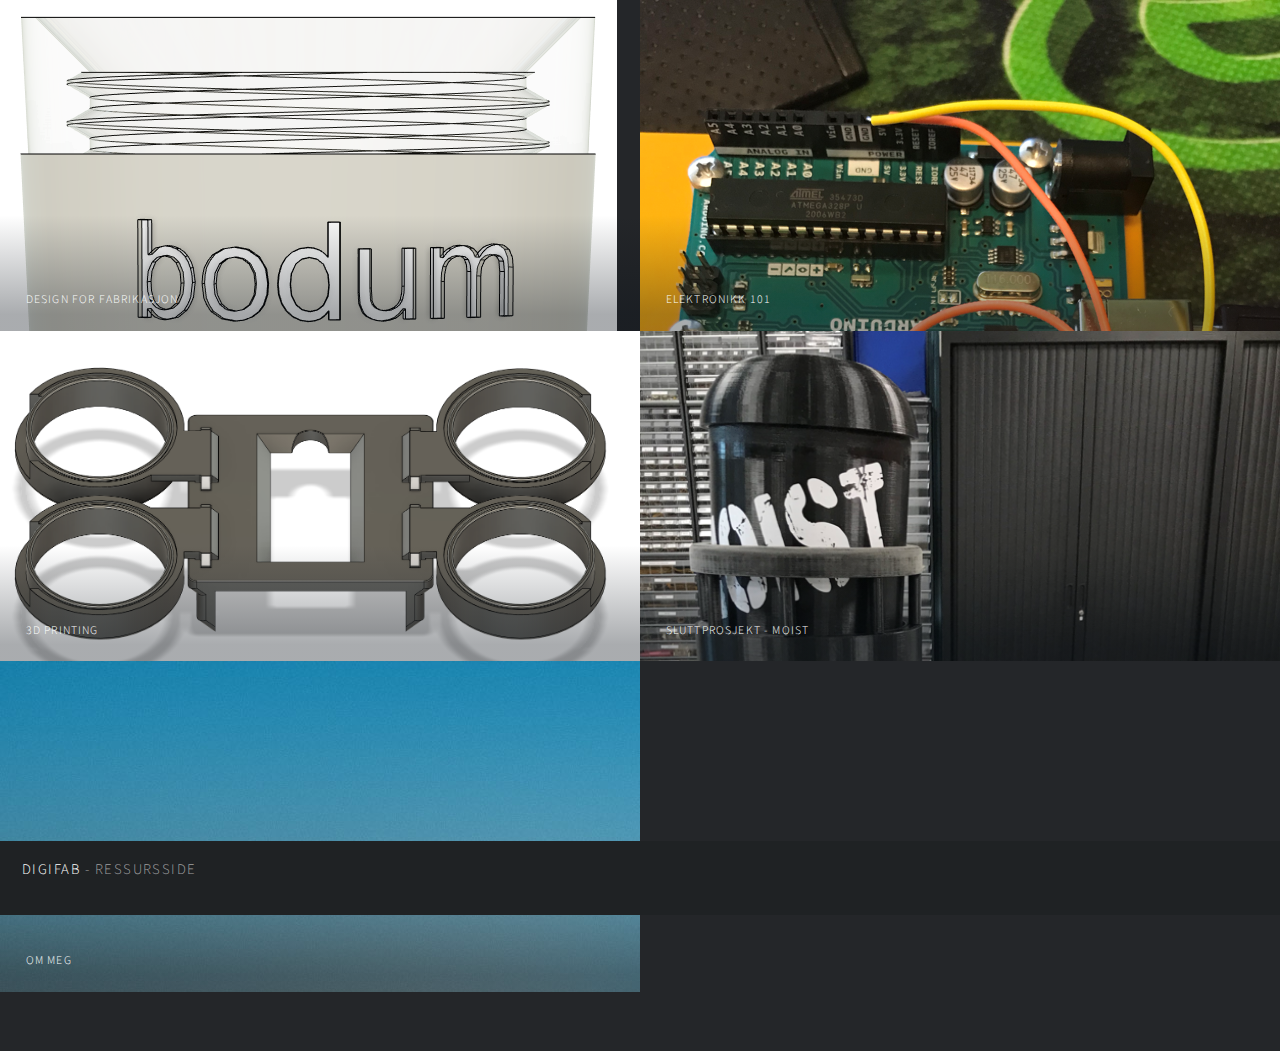
<file: docs/index.html>
<!DOCTYPE html>
<!--
	Multiverse by HTML5 UP
	html5up.net | @ajlkn
	Free for personal and commercial use under the CCA 3.0 license (html5up.net/license)
-->
<html>
  <head>
    <title>DigiFab - Ressursside</title>
    <meta charset="utf-8" />
    <meta
      name="viewport"
      content="width=device-width, initial-scale=1, user-scalable=no"
    />
    <link rel="stylesheet" href="assets/css/main.css" />
    <noscript
      ><link rel="stylesheet" href="assets/css/noscript.css"
    /></noscript>
  </head>
  <body class="is-preload">
    <!-- Wrapper -->
    <div id="wrapper">
      <!-- Header -->
      <header id="header">
        <h1>
          <a href="index.html"><strong>DigiFab</strong> - Ressursside</a>
        </h1>
      </header>
      <div id="main">
        <article class="thumb">
          <a href="design_for_fabrikasjon.html"
            ><img src="Bilder/Bodum Kaffekopp front.png" alt="Bodum Kaffekopp"
          /></a>
          <h2>Design for fabrikasjon</h2>
        </article>
        <article class="thumb">
          <a href="elektronikk_101.html"
            ><img src="Bilder/grøntgultgultrødtlys.png" alt="Lys"
          /></a>
          <h2>Elektronikk 101</h2>
        </article>
        <article class="thumb">
          <a href="3D printing.html"
            ><img class="indexPictures" src="Bilder/KaffeAssembly.png" alt=""
          /></a>
          <h2>3D printing</h2>
        </article>
        <article class="thumb">
          <a href="sluttprosjekt.html">
            <img class="indexPictures" src="Bilder/Moist.png" alt="" /></a>
          <h2>Sluttprosjekt - Moist</h2>
        </article>
        <article class="thumb">
          <a href="om_meg.html"><img src="images/fulls/09.jpg" alt="" /></a>
          <h2>Om Meg</h2>
        </article>
      </div>
    </div>
    <!-- Scripts -->
    <script src="assets/js/jquery.min.js"></script>
    <script src="assets/js/jquery.poptrox.min.js"></script>
    <script src="assets/js/browser.min.js"></script>
    <script src="assets/js/breakpoints.min.js"></script>
    <script src="assets/js/util.js"></script>
    <script src="assets/js/main.js"></script>
  </body>
</html>
</file>
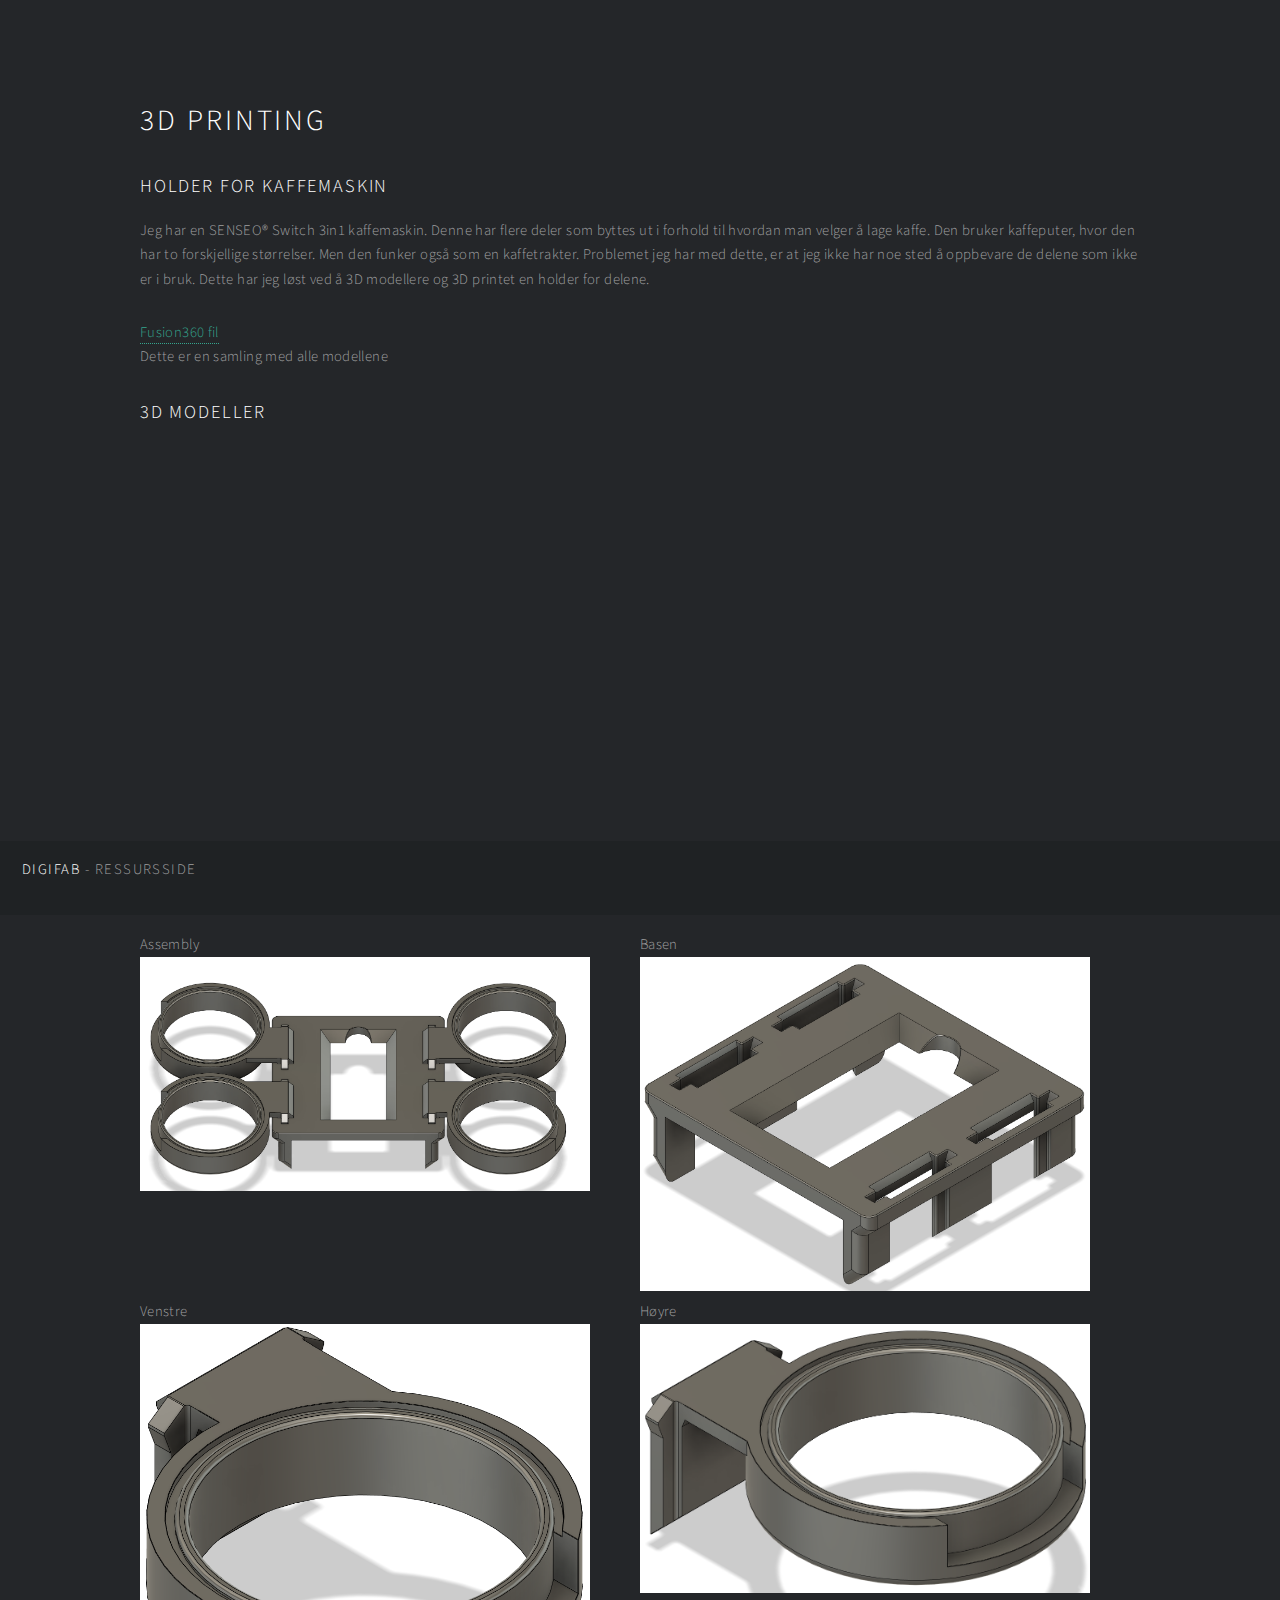
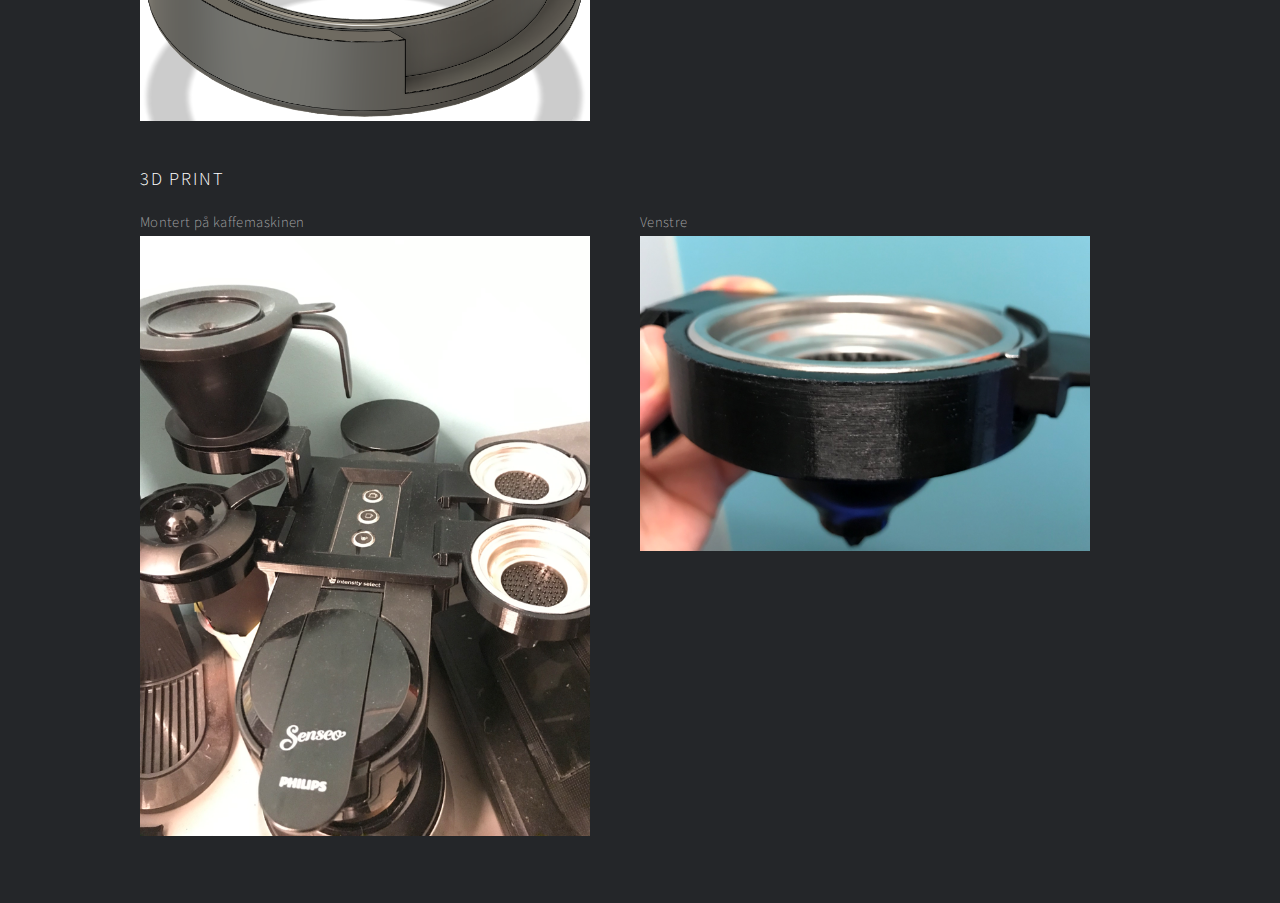
<file: docs/3D printing.html>
<!DOCTYPE html>
<html>
  <head>
    <title>DigiFab - 3D printing</title>
    <meta charset="utf-8" />
    <meta
      name="viewport"
      content="width=device-width, initial-scale=1, user-scalable=no"
    />
    <link rel="stylesheet" href="assets/css/main.css" />
    <noscript
      ><link rel="stylesheet" href="assets/css/noscript.css"
    /></noscript>
  </head>
  <body class="is-preload">
    <!-- Wrapper -->
    <div id="wrapper">
      <!-- Header -->
      <header id="header">
        <h1>
          <a href="index.html"><strong>DigiFab</strong> - Ressursside</a>
        </h1>
      </header>
      <div id="main">
        <div class="generic">
          <h1>3D printing</h1>
          <h2>Holder for kaffemaskin</h2>
          <p>Jeg har en SENSEO® Switch 3in1 kaffemaskin. Denne har flere deler som byttes ut i forhold til hvordan man velger å lage kaffe. Den bruker kaffeputer, hvor den har to forskjellige størrelser. Men den funker også som en kaffetrakter. Problemet jeg har med dette, er at jeg ikke har noe sted å oppbevare de delene som ikke er i bruk. Dette har jeg løst ved å 3D modellere og 3D printet en holder for delene.</p>

          <a href="https://github.com/JoakimAa/DigiFab/tree/master/Oppgave%205%20-%203D%20printing/files">Fusion360 fil</a>
          <p>Dette er en samling med alle modellene</p>
         
          <h2>3D Modeller</h2>
          <iframe src="https://a360.co/3ETjaRl" width="640" height="480" allowfullscreen="true" webkitallowfullscreen="true" mozallowfullscreen="true"  frameborder="0"></iframe>
          <div class="pictureFlex">
            <figure class="halfPicture">
              <figcaption>Assembly</figcaption>
              <img
              class="kaffeModel"
              src="Bilder/KaffeAssembly.png"
              alt="KaffeAssembly"
              />
            </figure>
            <figure class="halfPicture">
              <figcaption>Basen</figcaption>
              <img
              class="kaffeModel"
              src="Bilder/KaffeBase.png"
              alt=""
              />
            </figure>
            <figure class="halfPicture">
              <figcaption>Venstre</figcaption>
              <img
              class="kaffeModel"
              src="Bilder/KaffePadLeft.png"
            alt=""
            />
            </figure>
            <figure class="halfPicture">
              <figcaption>Høyre</figcaption>
              <img
              class="kaffeModel"
              src="Bilder/KaffePadRight.png"
              alt=""
              />
            </figure>
          </div>
          <h2 class="spacer">3D print</h2>
          <div class="pictureFlex">
            <figure class="halfPicture">
              <figcaption>Montert på kaffemaskinen</figcaption>
              <img
              class="kaffeModel"
              src="Bilder/KaffeMaskin.png"
              alt="KaffeMaskin"
              />
            </figure>
            <figure class="halfPicture">
              <figcaption>Venstre</figcaption>
              <img
              class="kaffeModel"
              src="Bilder/KaffePadLeftImage.png"
            alt=""
            />
            </figure>
          </div>
        </div>
      </div>
    </div>
    <!-- Scripts -->
    <script src="assets/js/jquery.min.js"></script>
    <script src="assets/js/jquery.poptrox.min.js"></script>
    <script src="assets/js/browser.min.js"></script>
    <script src="assets/js/breakpoints.min.js"></script>
    <script src="assets/js/util.js"></script>
    <script src="assets/js/main.js"></script>
  </body>
</html>
</file>
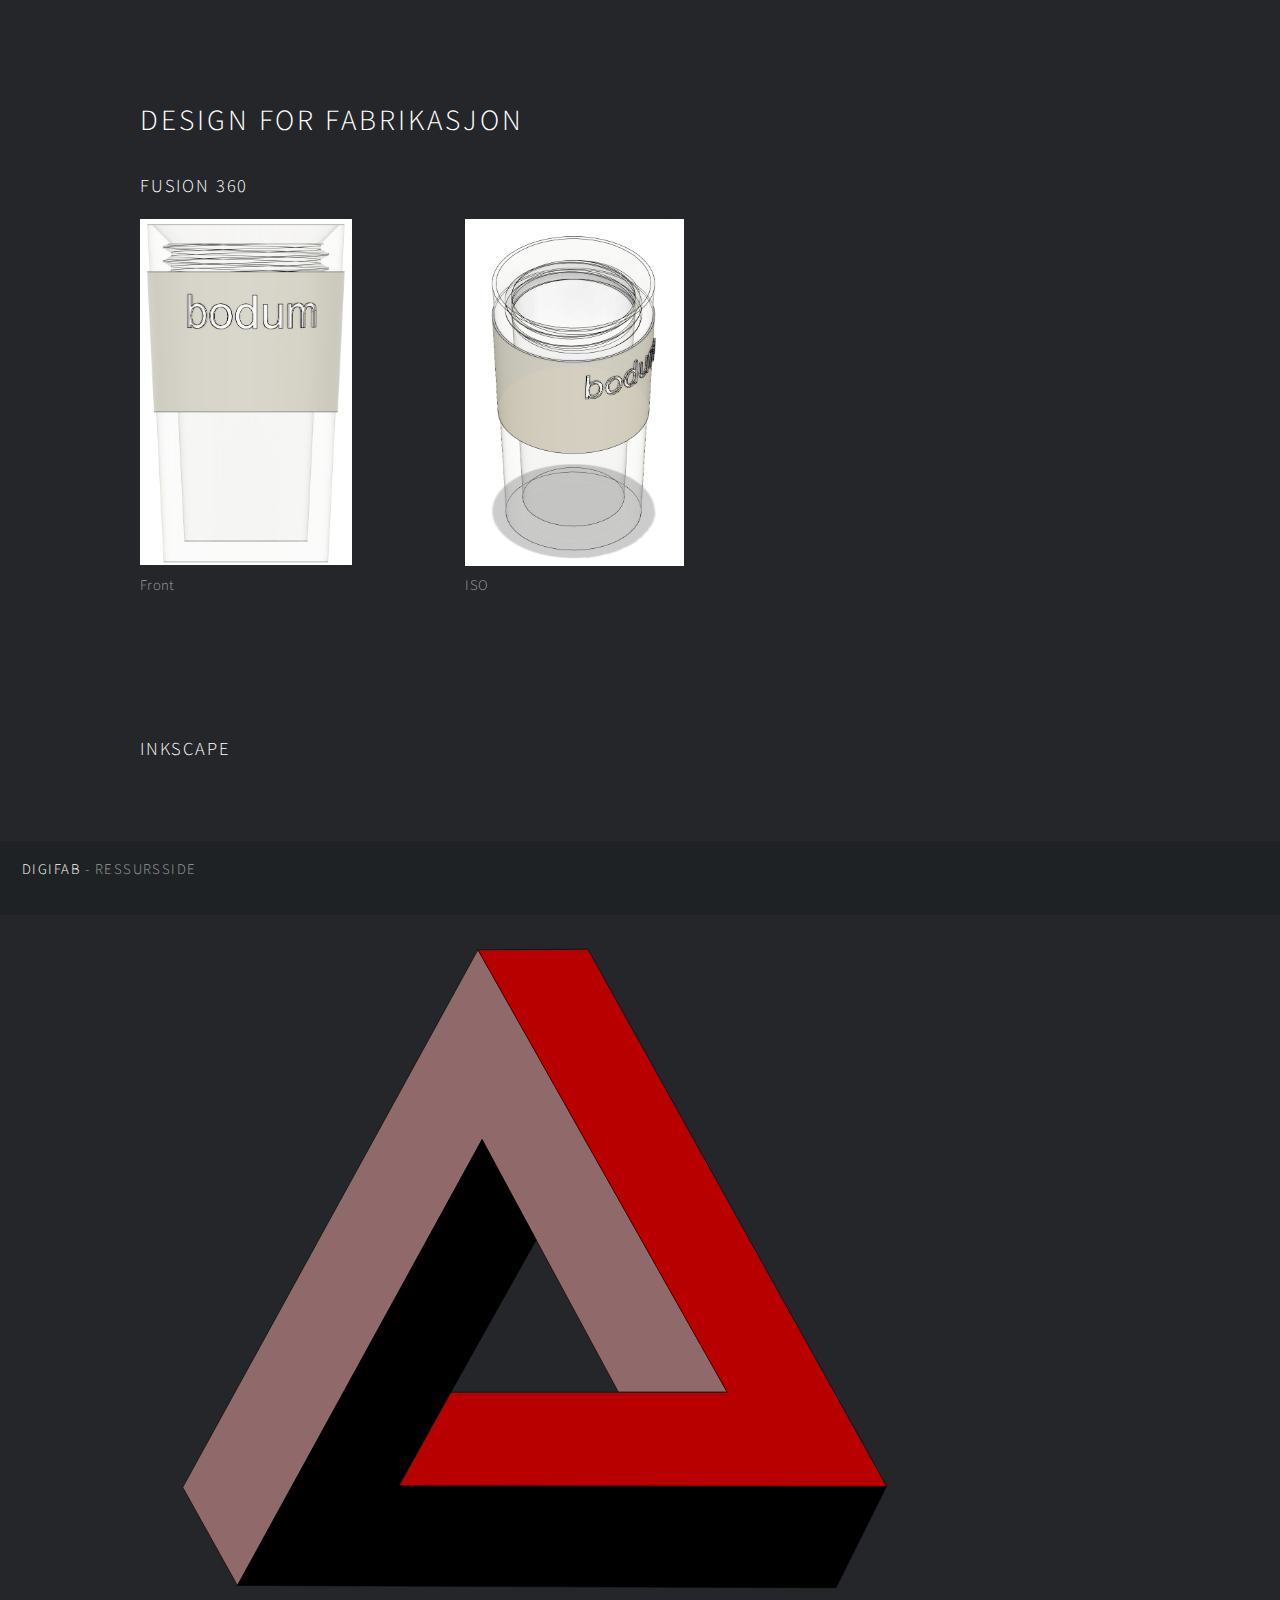
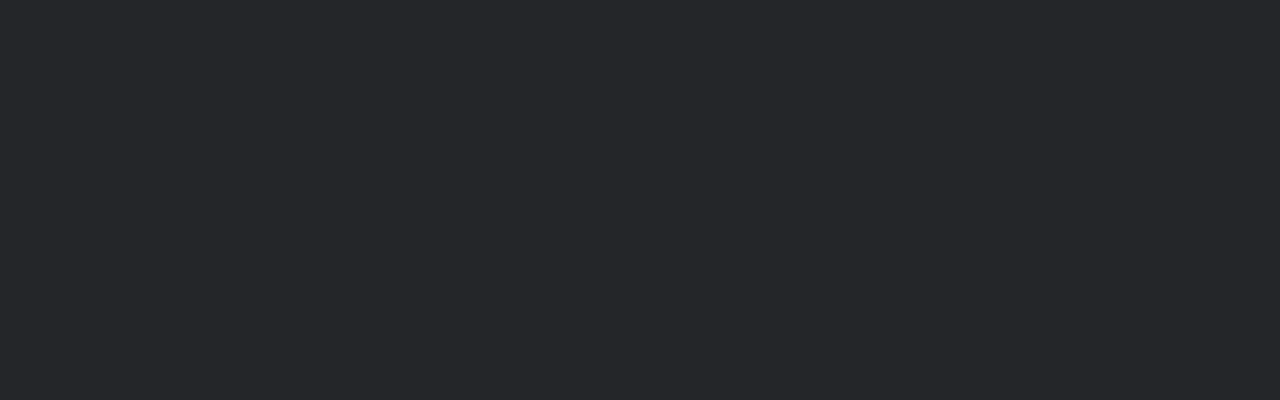
<file: docs/design_for_fabrikasjon.html>
<!DOCTYPE html>
<html>
  <head>
    <title>DigiFab - Design for fabrikasjon</title>
    <meta charset="utf-8" />
    <meta
      name="viewport"
      content="width=device-width, initial-scale=1, user-scalable=no"
    />
    <link rel="stylesheet" href="assets/css/main.css" />
    <noscript
      ><link rel="stylesheet" href="assets/css/noscript.css"
    /></noscript>
  </head>
  <body class="is-preload">
    <!-- Wrapper -->
    <div id="wrapper">
      <!-- Header -->
      <header id="header">
        <h1>
          <a href="index.html"><strong>DigiFab</strong> - Ressursside</a>
        </h1>
      </header>
      <div id="main">
        <div class="generic">
          <h1>Design for fabrikasjon</h1>
          <h2>Fusion 360</h2>
          <div id="fusion360Img">
            <figure>
              <img
                class="fusion360"
                src="Bilder/Bodum Kaffekopp front.png"
                alt="Modell av Bodum Kaffekopp front"
              />
              <figcaption>Front</figcaption>
            </figure>
            <figure>
              <img
                class="fusion360"
                src="Bilder/Bodum Kaffekopp ISO.png"
                alt="Modell av Bodum Kaffekopp i ISO"
              />
              <figcaption>ISO</figcaption>
            </figure>
            <iframe src="https://myhub.autodesk360.com/ue2cefe3a/shares/public/SH56a43QTfd62c1cd96879ed3a2de70a360f?mode=embed" width="640" height="480" allowfullscreen="true" webkitallowfullscreen="true" mozallowfullscreen="true"  frameborder="0"></iframe>
          </div>
          <h2 class="spacer">Inkscape</h2>
          <figure>
            <img src="Bilder/triangel.svg" alt="Bilde av et penrose triangel" />
          </figure>
          <p></p>
        </div>
      </div>
    </div>
    <!-- Scripts -->
    <script src="assets/js/jquery.min.js"></script>
    <script src="assets/js/jquery.poptrox.min.js"></script>
    <script src="assets/js/browser.min.js"></script>
    <script src="assets/js/breakpoints.min.js"></script>
    <script src="assets/js/util.js"></script>
    <script src="assets/js/main.js"></script>
  </body>
</html>
</file>
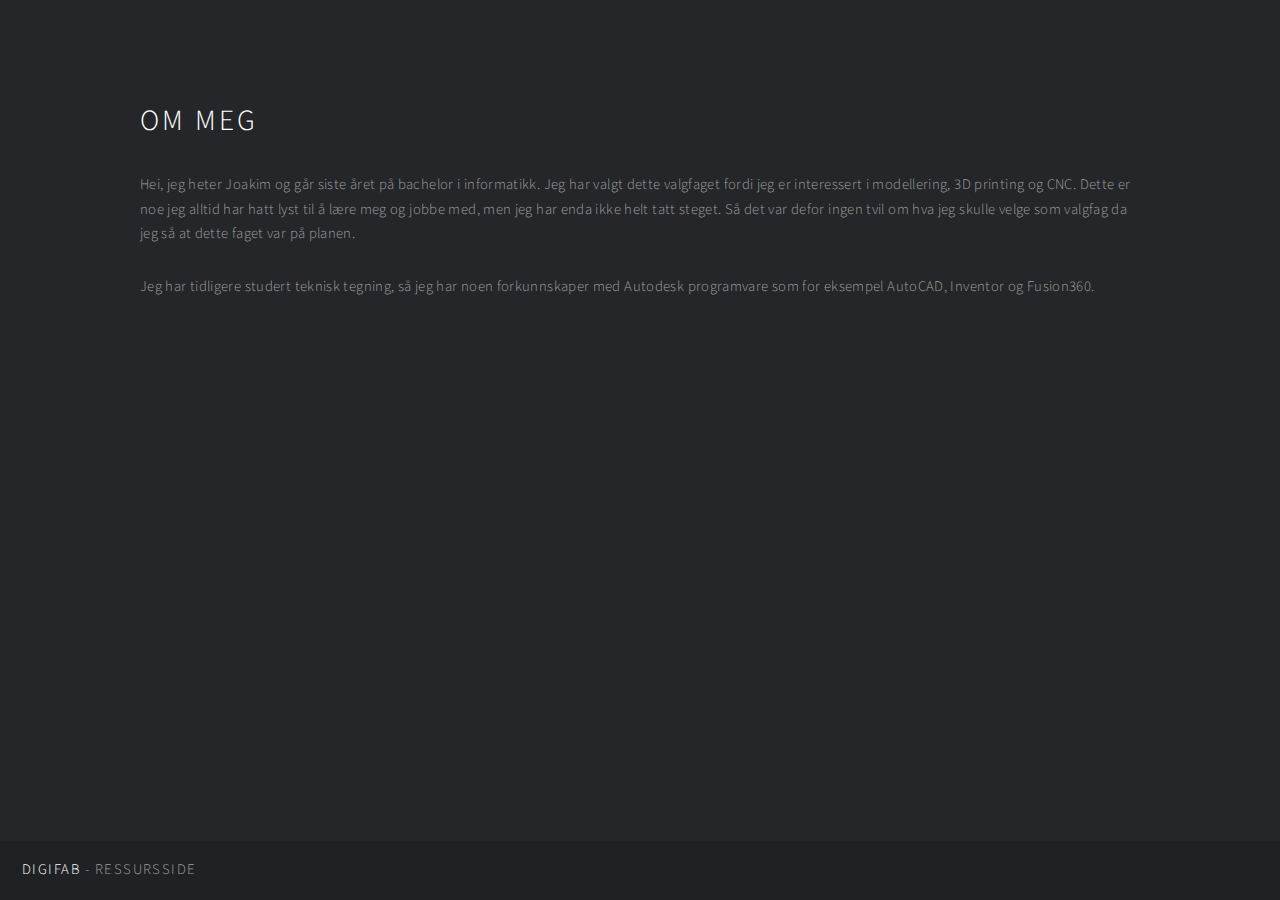
<file: docs/om_meg.html>
<!DOCTYPE HTML>
<!--
	Multiverse by HTML5 UP
	html5up.net | @ajlkn
	Free for personal and commercial use under the CCA 3.0 license (html5up.net/license)
-->
<html>
	<head>
		<title>DigiFab - Ressursside</title>
		<meta charset="utf-8" />
		<meta name="viewport" content="width=device-width, initial-scale=1, user-scalable=no" />
		<link rel="stylesheet" href="assets/css/main.css" />
		<noscript><link rel="stylesheet" href="assets/css/noscript.css" /></noscript>
	</head>
	<body class="is-preload">
        <!-- Wrapper -->
        <div id="wrapper">
            <!-- Header -->
            <header id="header">
                <h1><a href="index.html"><strong>DigiFab</strong> - Ressursside</a></h1>
            </header>
            <div id="main">
                <div class="generic">
                    <h1>Om meg</h1>
                    <p>
                        Hei, jeg heter Joakim og går siste året på bachelor i informatikk. Jeg har valgt dette valgfaget fordi jeg er interessert i modellering, 3D printing og CNC. Dette er noe jeg alltid har hatt lyst til å lære meg og jobbe med, men jeg har enda ikke helt tatt steget. Så det var defor ingen tvil om hva jeg skulle velge som valgfag da jeg så at dette faget var på planen.
                    </p>
                    <p>
                        Jeg har tidligere studert teknisk tegning, så jeg har noen forkunnskaper med Autodesk programvare som for eksempel AutoCAD, Inventor og Fusion360.
                    </p>
                </div>
            </div>
        </div>
        <!-- Scripts -->
        <script src="assets/js/jquery.min.js"></script>
        <script src="assets/js/jquery.poptrox.min.js"></script>
        <script src="assets/js/browser.min.js"></script>
        <script src="assets/js/breakpoints.min.js"></script>
        <script src="assets/js/util.js"></script>
        <script src="assets/js/main.js"></script>
	</body>
</html>
</file>
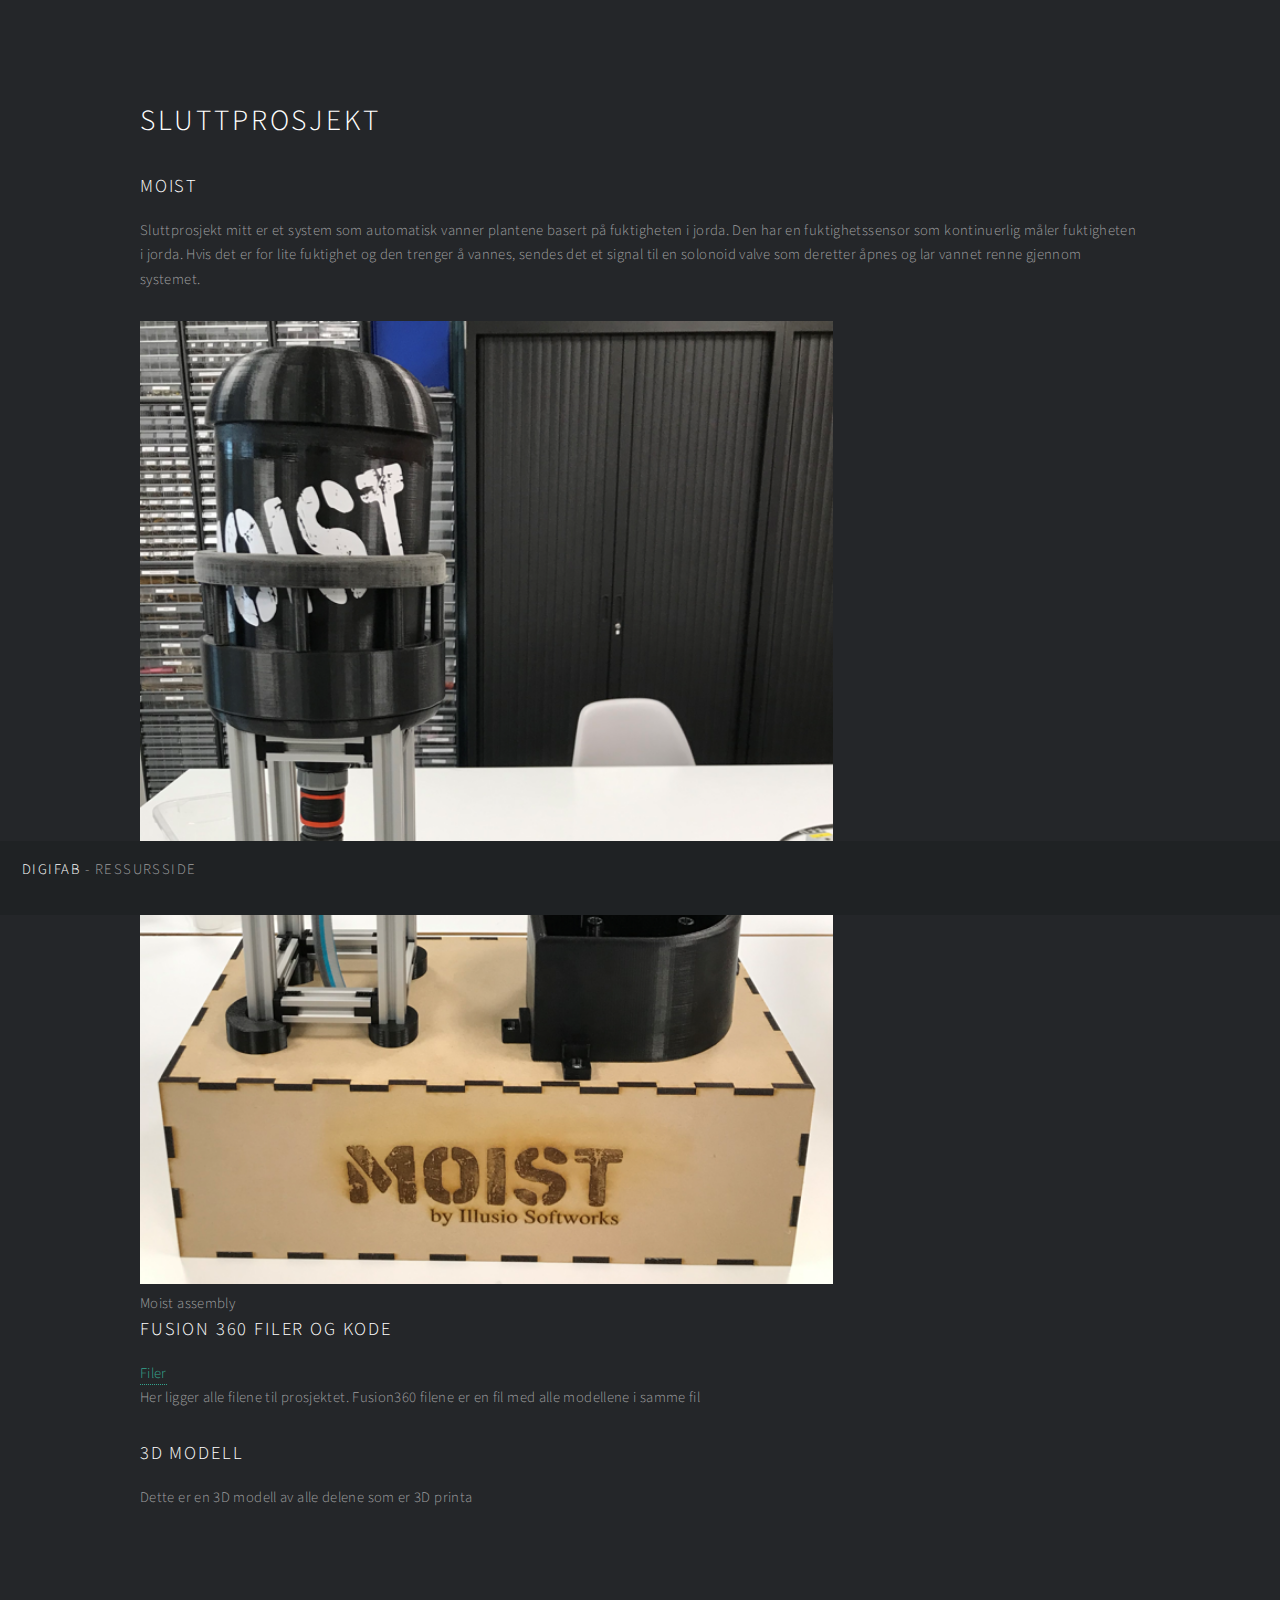
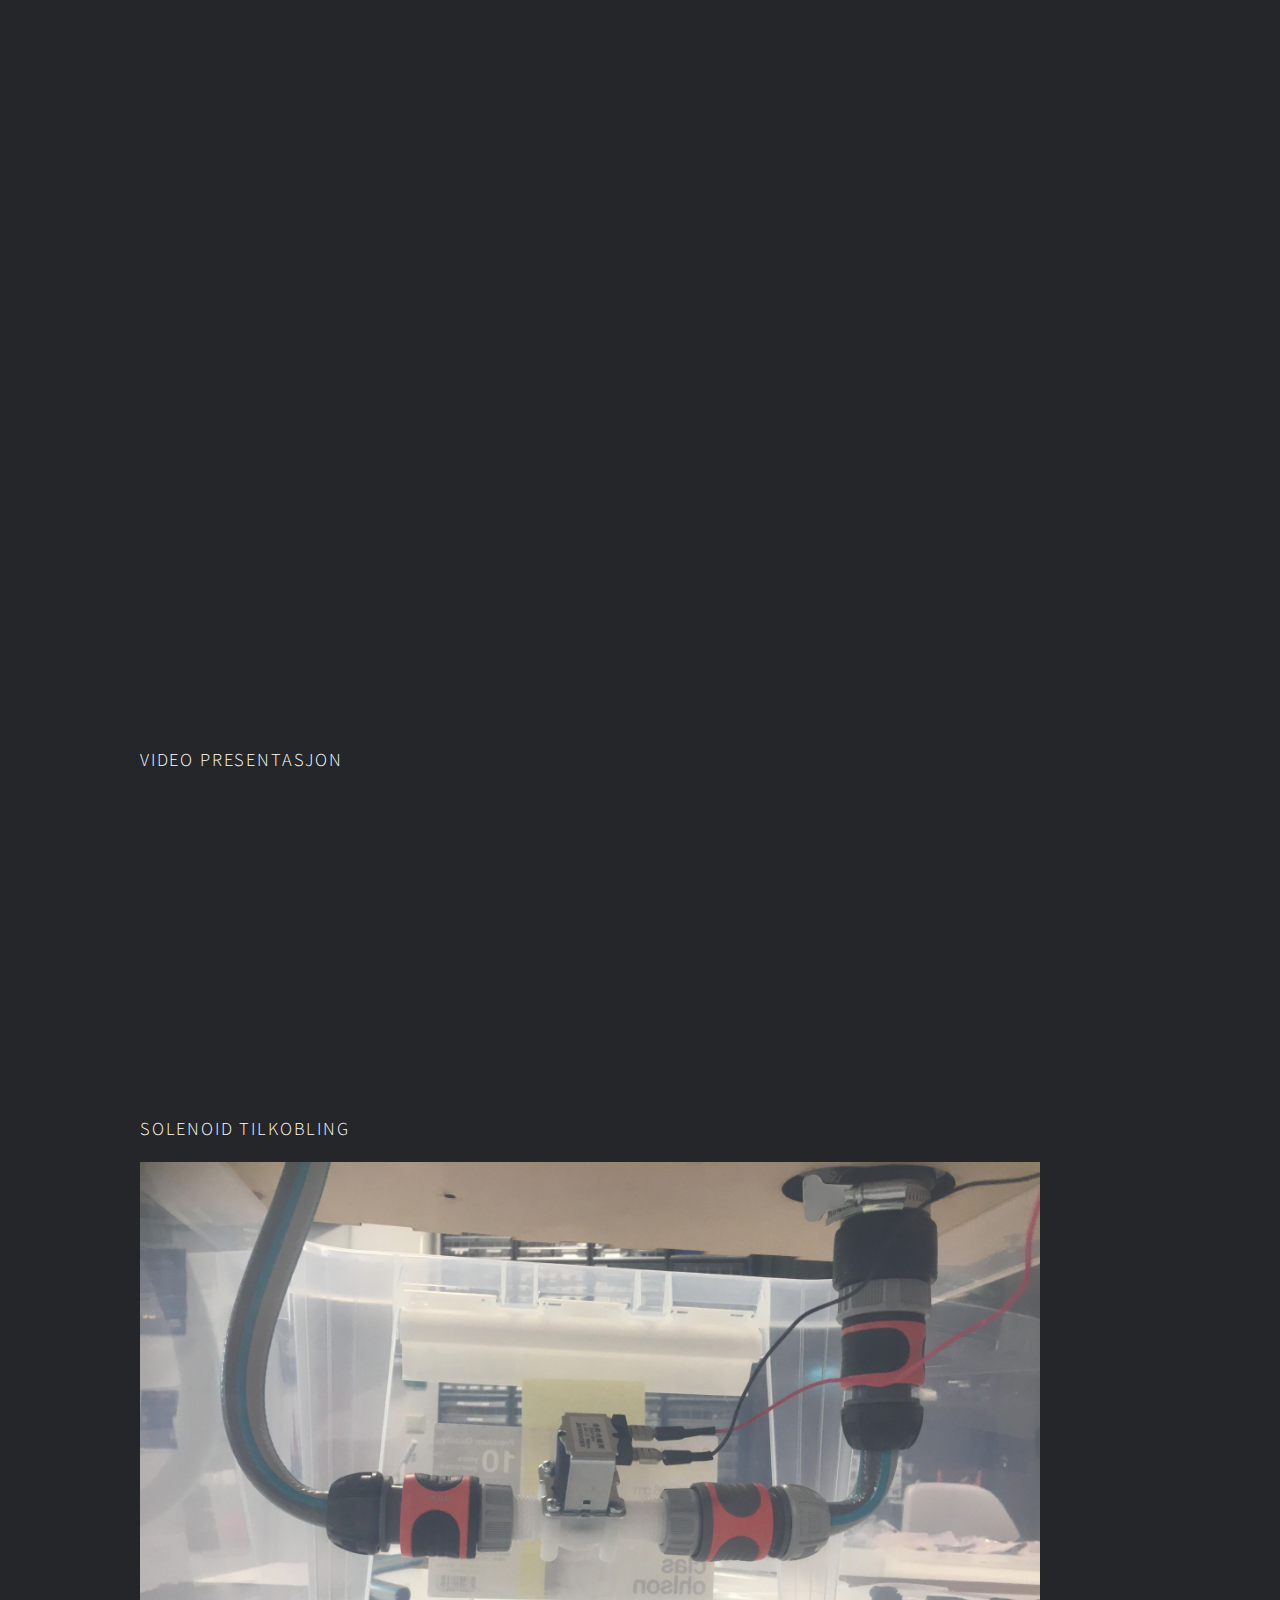
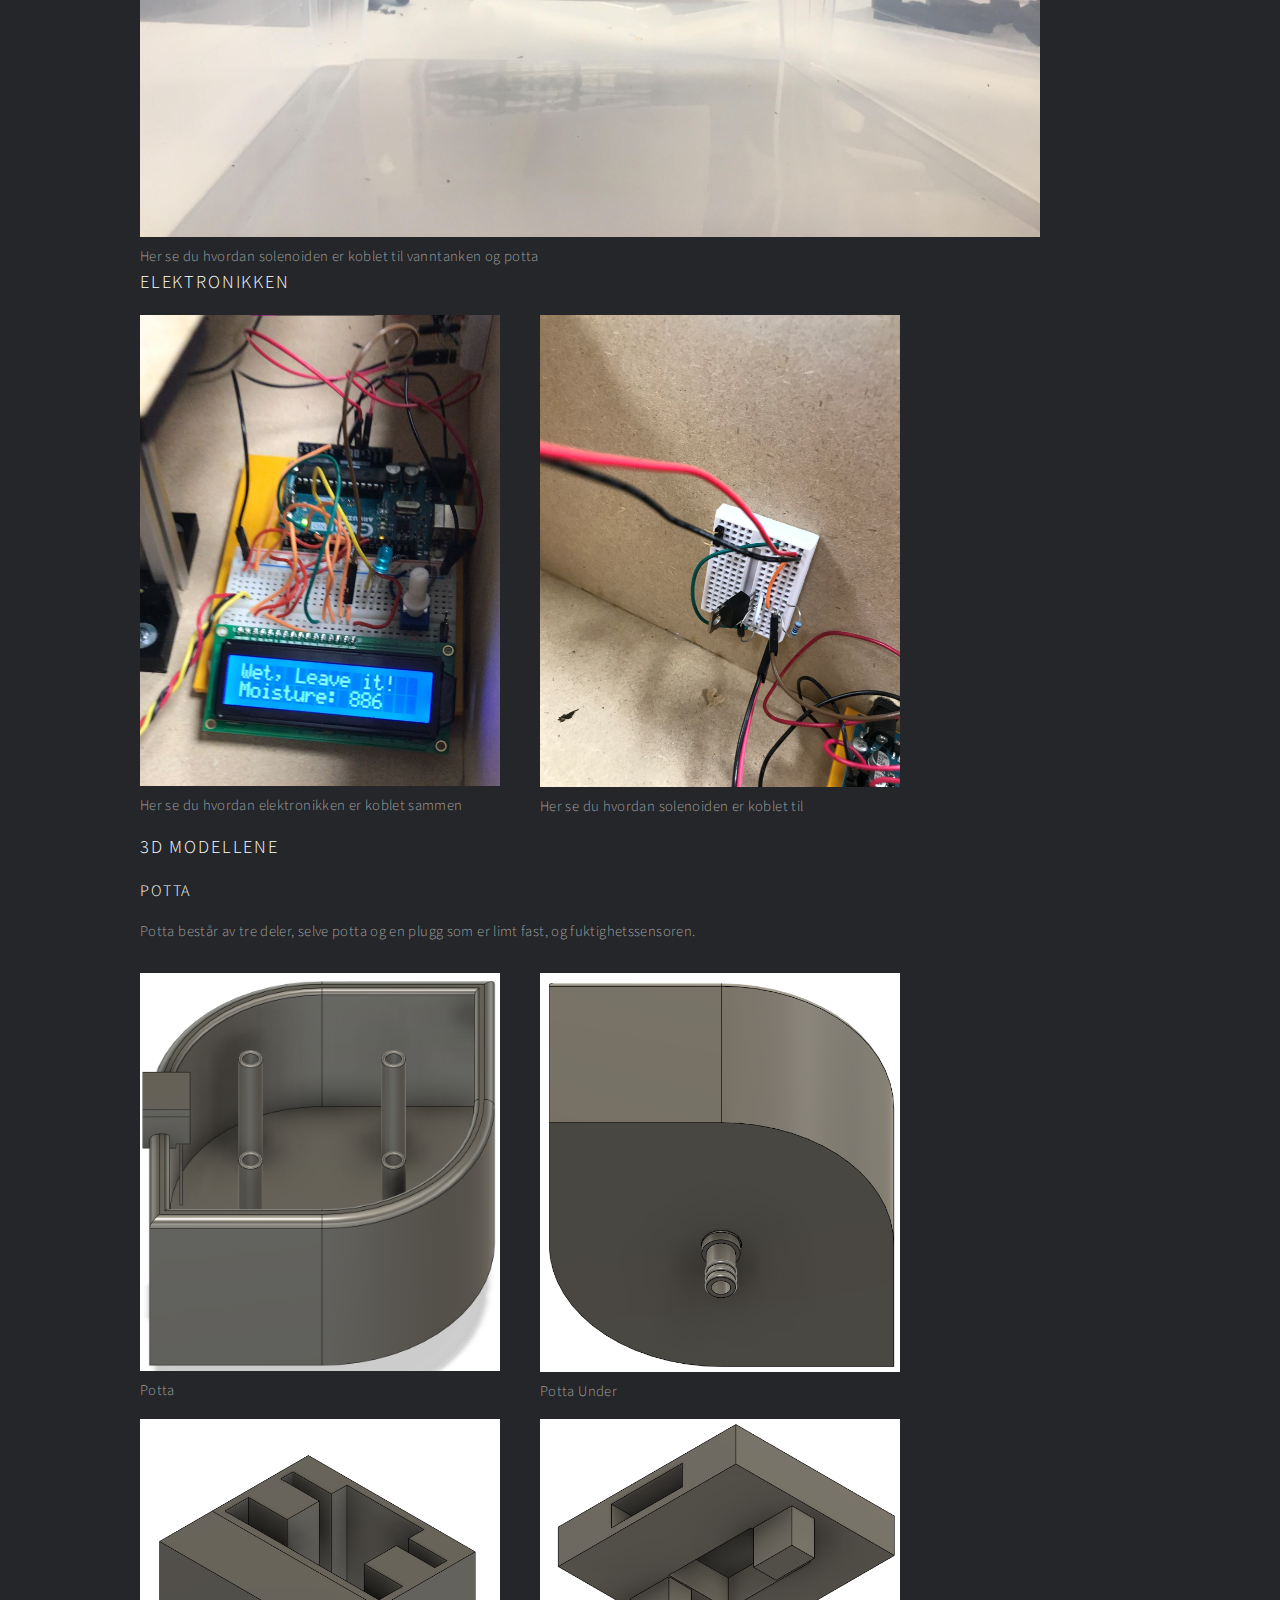
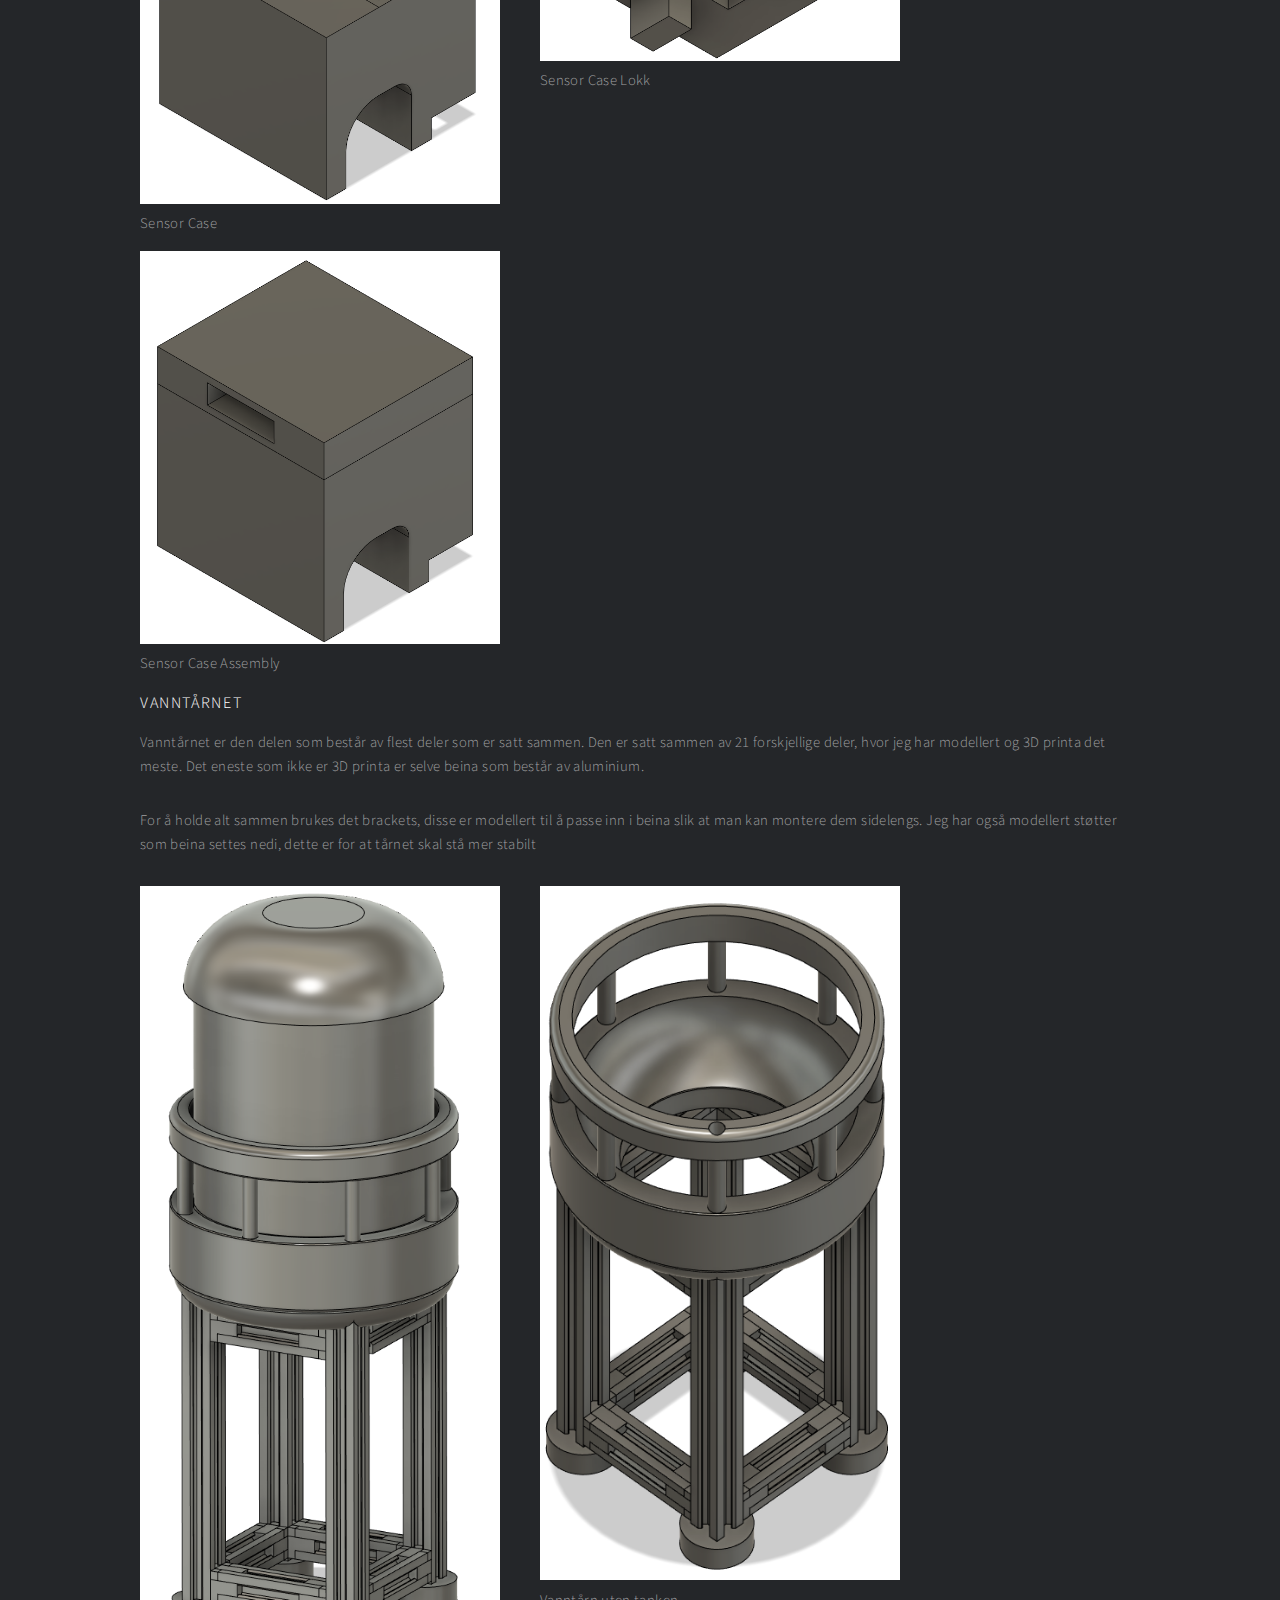
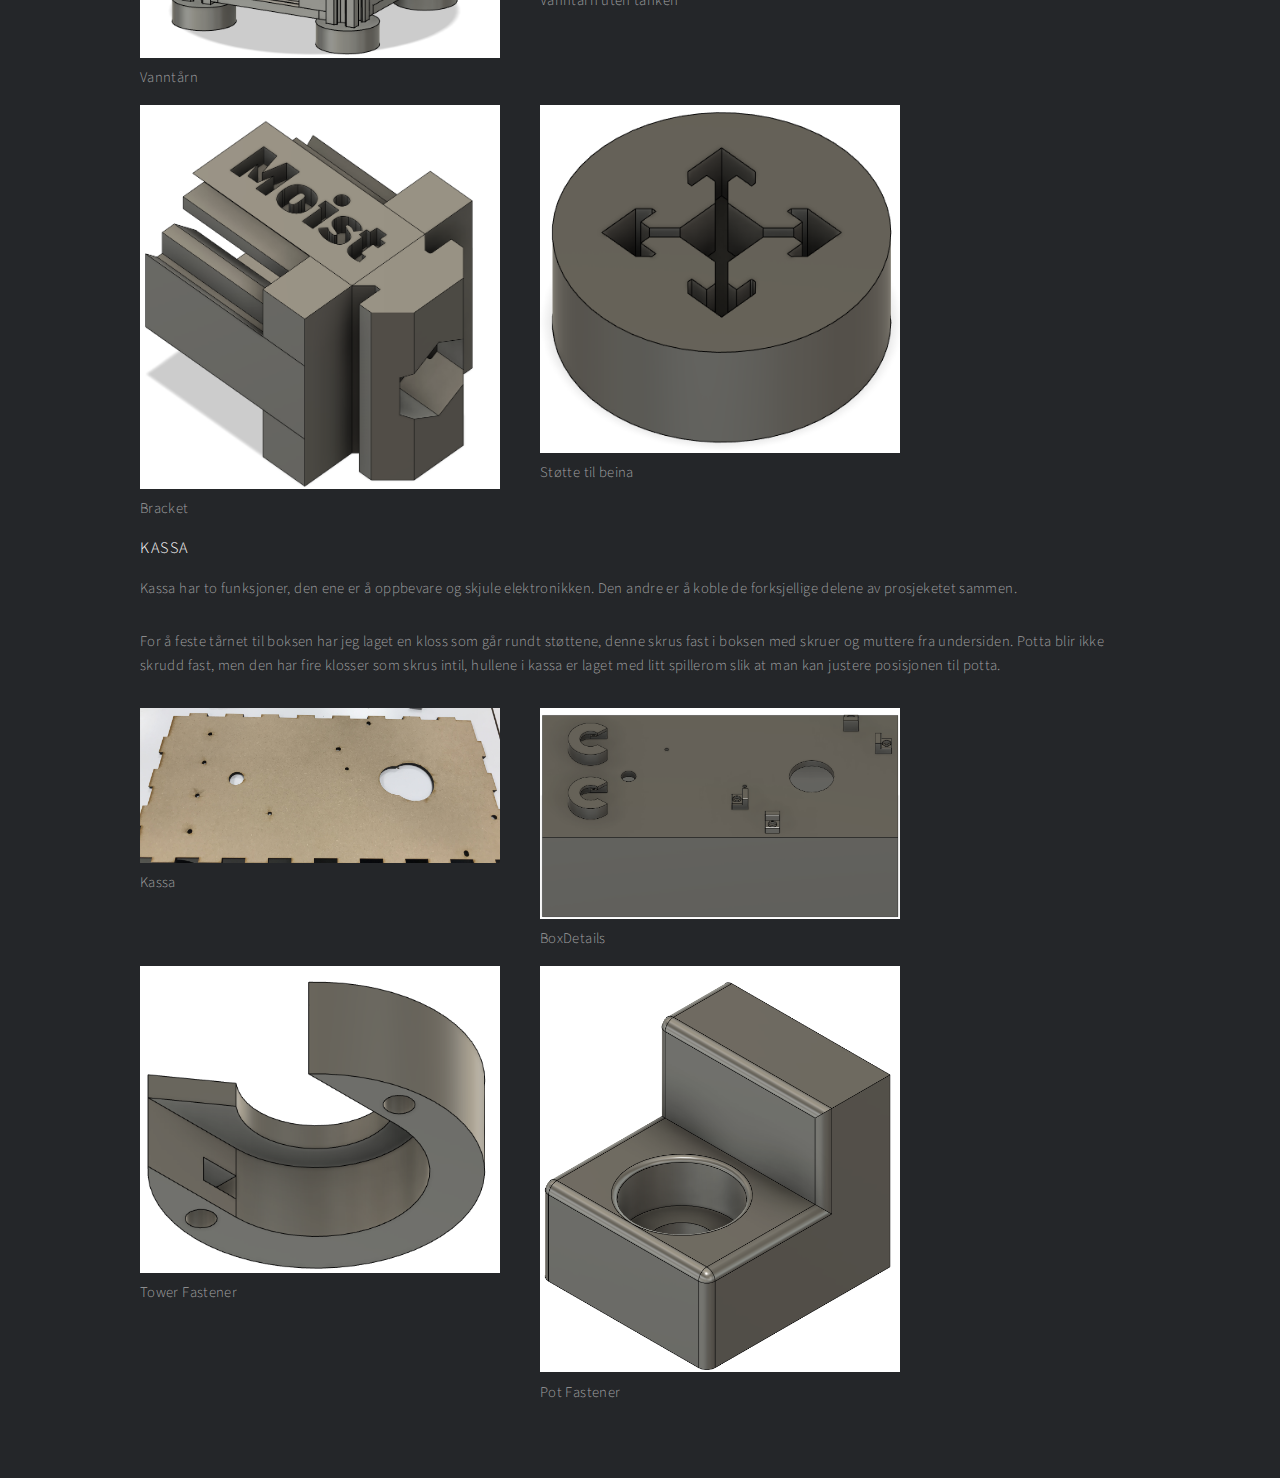
<file: docs/sluttprosjekt.html>
<!DOCTYPE html>
<html>
  <head>
    <title>DigiFab - Sluttprosjekt</title>
    <meta charset="utf-8" />
    <meta
      name="viewport"
      content="width=device-width, initial-scale=1, user-scalable=no"
    />
    <link rel="stylesheet" href="assets/css/main.css" />
    <noscript
      ><link rel="stylesheet" href="assets/css/noscript.css"
    /></noscript>
  </head>
  <body class="is-preload">
    <!-- Wrapper -->
    <div id="wrapper">
      <!-- Header -->
      <header id="header">
        <h1>
          <a href="index.html"><strong>DigiFab</strong> - Ressursside</a>
        </h1>
      </header>
      <div id="main">
        <div class="generic">
          <h1>Sluttprosjekt</h>
          <h2>Moist</h2>

          <p>Sluttprosjekt mitt er et system som automatisk vanner plantene basert på fuktigheten i jorda. Den har en fuktighetssensor som kontinuerlig måler fuktigheten i jorda. Hvis det er for lite fuktighet og den trenger å vannes, sendes det et signal til en solonoid valve som deretter åpnes og lar vannet renne gjennom systemet.</p>
        
          <figure class="picTextFigure">
            <img
            class="kaffeModel"
            src="Bilder/Moist.png"
            alt="Moist assembly"
            />
            <figcaption>Moist assembly</figcaption>
          </figure>

          <h2>Fusion 360 filer og kode</h2>
          <a href="https://github.com/JoakimAa/DigiFab/tree/master/Sluttprosjekt/Filer">Filer</a>
          <p>Her ligger alle filene til prosjektet. Fusion360 filene er en fil med alle modellene i samme fil</p>
            
          <h2>3D modell</h2>
          <p>Dette er en 3D modell av alle delene som er 3D printa</p>
          <iframe src="https://a360.co/37RpnBj" width="1000" height="800" allowfullscreen="true" webkitallowfullscreen="true" mozallowfullscreen="true"  frameborder="0"></iframe>
  
          <h2>Video presentasjon</h2>
          <iframe width="560" height="315" src="https://www.youtube.com/embed/XJTkK98breg" title="YouTube video player" frameborder="0" allow="accelerometer; autoplay; clipboard-write; encrypted-media; gyroscope; picture-in-picture" allowfullscreen></iframe>
         
          <h2>Solenoid tilkobling</h2>
          <figure>
            <img
            class="kaffeModel"
            src="Bilder/SolenoidTilkobling.jpg"
            alt="Vanntårn assembly"
            />
            <figcaption>Her se du hvordan solenoiden er koblet til vanntanken og potta</figcaption>
          </figure>
          
          <h2>Elektronikken</h2>
          <div class="pictureFlex">
            <figure class="halfPicture towerPicture">
              <img
              class="kaffeModel"
              src="Bilder/Elektronikk1.png"
              alt="Elektronikk"
              />
              <figcaption>Her se du hvordan elektronikken er koblet sammen</figcaption>
            </figure>
            <figure class="halfPicture towerPicture">
              <img
              class="kaffeModel"
              src="Bilder/Elektronikk2.png"
              alt="Elektronikk"
              />
              <figcaption>Her se du hvordan solenoiden er koblet til</figcaption>
            </figure>
          </div>
         
          <h2>3D modellene</h2>
          <h3>Potta</h3>
          <p>Potta består av tre deler, selve potta og en plugg som er limt fast, og fuktighetssensoren.</p>
          <div class="pictureFlex">
            <figure class="halfPicture towerPicture">
              <img
              class="kaffeModel"
              src="Bilder/Potte.png"
              alt="Potta"
              />
              <figcaption>Potta</figcaption>
            </figure> 
            <figure class="halfPicture towerPicture">
              <img
              class="kaffeModel"
              src="Bilder/PotteUnder.png"
              alt="Potta"
              />
              <figcaption>Potta Under</figcaption>
            </figure> 
          </div>
          <div class="pictureFlex">
            <figure class="halfPicture towerPicture">
              <img
              class="kaffeModel"
              src="Bilder/SensorCase.png"
              alt="SensorCase"
              />
              <figcaption>Sensor Case</figcaption>
            </figure> 
            <figure class="halfPicture towerPicture">
              <img
              class="kaffeModel"
              src="Bilder/SensorCaseLokk.png"
              alt="SensorCaseLokk"
              />
              <figcaption>Sensor Case Lokk</figcaption>
            </figure> 
            <figure class="halfPicture towerPicture">
              <img
              class="kaffeModel"
              src="Bilder/SensorCaseLokkAssembly.png"
              alt="SensorCase"
              />
              <figcaption>Sensor Case Assembly</figcaption>
            </figure> 
          </div>
          
          <h3>Vanntårnet</h3>
          <p>Vanntårnet er den delen som består av flest deler som er satt sammen. Den er satt sammen av 21 forskjellige deler, hvor jeg har modellert og 3D printa det meste. Det eneste som ikke er 3D printa er selve beina som består av aluminium. </p>
          <p>For å holde alt sammen brukes det brackets, disse er modellert til å passe inn i beina slik at man kan montere dem sidelengs. Jeg har også modellert støtter som beina settes nedi, dette er for at tårnet skal stå mer stabilt </p>
          <div class="pictureFlex">
            <figure class="halfPicture towerPicture">
              <img
              class="kaffeModel"
              src="Bilder/VanntårnModel.png"
              alt="VanntårnModel"
              />
              <figcaption>Vanntårn</figcaption>
            </figure> 
            <figure class="halfPicture towerPicture">
              <img
              class="kaffeModel"
              src="Bilder/TowerBase.png"
              alt="TowerBase"
              />Vanntårn uten tanken</figcaption>
            </figure> 
            <figure class="halfPicture towerPicture">
              <img
              class="kaffeModel"
              src="Bilder/BracketSide.png"
              alt="BracketSide"
              />
              <figcaption>Bracket</figcaption>
            </figure> 
            <figure class="halfPicture towerPicture">
              <img
              class="kaffeModel"
              src="Bilder/BeinStøtte.png"
              alt="BeinStøtte"
              />
              <figcaption>Støtte til beina</figcaption>
            </figure> 
          </div>

          <h3>Kassa</h3>
          <p>Kassa har to funksjoner, den ene er å oppbevare og skjule elektronikken. Den andre er å koble de forksjellige delene av prosjeketet sammen.</p>
          <p>For å feste tårnet til boksen har jeg laget en kloss som går rundt støttene, denne skrus fast i boksen med skruer og muttere fra undersiden. Potta blir ikke skrudd fast, men den har fire klosser som skrus intil, hullene i kassa er laget med litt spillerom slik at man kan justere posisjonen til potta.</p>
          <div class="pictureFlex">
            <figure class="halfPicture towerPicture">
              <img
              class="kaffeModel"
              src="Bilder/Kassa.png"
              alt="Kassa"
              />
              <figcaption>Kassa</figcaption>
            </figure> 
            <figure class="halfPicture towerPicture">
              <img
              class="kaffeModel"
              src="Bilder/BoxDetails.png"
              alt="BoxDetails"
              />
              <figcaption>BoxDetails</figcaption>
            </figure> 
            
            <figure class="halfPicture towerPicture">
              <img
              class="kaffeModel"
              src="Bilder/TowerFastener.png"
              alt="TowerFastener"
              />
              <figcaption>Tower Fastener</figcaption>
            </figure> 
            <figure class="halfPicture towerPicture">
              <img
              class="kaffeModel"
              src="Bilder/PotFastener.png"
              alt="PotFastener"
              />
              <figcaption>Pot Fastener</figcaption>
            </figure> 
          </div>
        </div>
      </div>
    </div>
    <!-- Scripts -->
    <script src="assets/js/jquery.min.js"></script>
    <script src="assets/js/jquery.poptrox.min.js"></script>
    <script src="assets/js/browser.min.js"></script>
    <script src="assets/js/breakpoints.min.js"></script>
    <script src="assets/js/util.js"></script>
    <script src="assets/js/main.js"></script>
  </body>
</html>
</file>
<file: docs/assets/css/noscript.css>
/*
	Multiverse by HTML5 UP
	html5up.net | @ajlkn
	Free for personal and commercial use under the CCA 3.0 license (html5up.net/license)
*/

/* Wrapper */

	body.is-preload #wrapper:before {
		display: none;
	}

/* Main */

	body.is-preload #main .thumb {
		pointer-events: auto;
		opacity: 1;
	}

/* Header */

	body.is-preload #header {
		-moz-transform: none;
		-webkit-transform: none;
		-ms-transform: none;
		transform: none;
	}
</file>
<file: docs/assets/css/main.css>
@import url(fontawesome-all.min.css);
@import url("https://fonts.googleapis.com/css?family=Source+Sans+Pro:300,300italic,400,400italic");

/*
	Multiverse by HTML5 UP
	html5up.net | @ajlkn
	Free for personal and commercial use under the CCA 3.0 license (html5up.net/license)
*/

.generic {
	width: 1000px;
	margin: auto;
}

.generic h1 {
	padding-top: 100px;
}

.fusion360 {
	width: 65%;
}

#fusion360Img {
	display: flex;
	flex-direction: row;
	align-content: flex-start;
}

.elLys {
	width: 70%;
}

.pictureFlex {
	display: flex;
	flex-direction: row;
	flex-wrap: wrap;
}

.lysSekvens {
	width: 500px;
}

.spacer {
	margin-top: 2em;
}

.kaffeModel {
	width: 90%;
}

.halfPicture {
	width: 500px;
}

.indexPictures {
	width: 100%;
}

.towerPicture {
	width: 40%;
	margin-bottom: 1em;
}

.picText {
	display: flex;	
	flex-direction: row

}

.pic {
	width: 100%;
}

.picTextFigure {
	width: 800px;
	padding-right: 30px;
}

@-moz-keyframes spinner {
	0% {
		-moz-transform: rotate(0deg);
		-webkit-transform: rotate(0deg);
		-ms-transform: rotate(0deg);
		transform: rotate(0deg);
	}

	100% {
		-moz-transform: rotate(359deg);
		-webkit-transform: rotate(359deg);
		-ms-transform: rotate(359deg);
		transform: rotate(359deg);
	}
}

@-webkit-keyframes spinner {
	0% {
		-moz-transform: rotate(0deg);
		-webkit-transform: rotate(0deg);
		-ms-transform: rotate(0deg);
		transform: rotate(0deg);
	}

	100% {
		-moz-transform: rotate(359deg);
		-webkit-transform: rotate(359deg);
		-ms-transform: rotate(359deg);
		transform: rotate(359deg);
	}
}

@-ms-keyframes spinner {
	0% {
		-moz-transform: rotate(0deg);
		-webkit-transform: rotate(0deg);
		-ms-transform: rotate(0deg);
		transform: rotate(0deg);
	}

	100% {
		-moz-transform: rotate(359deg);
		-webkit-transform: rotate(359deg);
		-ms-transform: rotate(359deg);
		transform: rotate(359deg);
	}
}

@keyframes spinner {
	0% {
		-moz-transform: rotate(0deg);
		-webkit-transform: rotate(0deg);
		-ms-transform: rotate(0deg);
		transform: rotate(0deg);
	}

	100% {
		-moz-transform: rotate(359deg);
		-webkit-transform: rotate(359deg);
		-ms-transform: rotate(359deg);
		transform: rotate(359deg);
	}
}

html,
body,
div,
span,
applet,
object,
iframe,
h1,
h2,
h3,
h4,
h5,
h6,
p,
blockquote,
pre,
a,
abbr,
acronym,
address,
big,
cite,
code,
del,
dfn,
em,
img,
ins,
kbd,
q,
s,
samp,
small,
strike,
strong,
sub,
sup,
tt,
var,
b,
u,
i,
center,
dl,
dt,
dd,
ol,
ul,
li,
fieldset,
form,
label,
legend,
table,
caption,
tbody,
tfoot,
thead,
tr,
th,
td,
article,
aside,
canvas,
details,
embed,
figure,
figcaption,
footer,
header,
hgroup,
menu,
nav,
output,
ruby,
section,
summary,
time,
mark,
audio,
video {
	margin: 0;
	padding: 0;
	border: 0;
	font-size: 100%;
	font: inherit;
	vertical-align: baseline;
}

article,
aside,
details,
figcaption,
figure,
footer,
header,
hgroup,
menu,
nav,
section {
	display: block;
}

body {
	line-height: 1;
}

ol,
ul {
	list-style: none;
}

blockquote,
q {
	quotes: none;
}

blockquote:before,
blockquote:after,
q:before,
q:after {
	content: "";
	content: none;
}

table {
	border-collapse: collapse;
	border-spacing: 0;
}

body {
	-webkit-text-size-adjust: none;
}

mark {
	background-color: transparent;
	color: inherit;
}

input::-moz-focus-inner {
	border: 0;
	padding: 0;
}

input,
select,
textarea {
	-moz-appearance: none;
	-webkit-appearance: none;
	-ms-appearance: none;
	appearance: none;
}

/* Basic */

@-ms-viewport {
	width: device-width;
}

body {
	-ms-overflow-style: scrollbar;
}

@media screen and (max-width: 480px) {
	html,
	body {
		min-width: 320px;
	}
}

html {
	box-sizing: border-box;
}

*,
*:before,
*:after {
	box-sizing: inherit;
}

body {
	background: #242629;
}

body.is-preload *,
body.is-preload *:before,
body.is-preload *:after {
	-moz-animation: none !important;
	-webkit-animation: none !important;
	-ms-animation: none !important;
	animation: none !important;
	-moz-transition: none !important;
	-webkit-transition: none !important;
	-ms-transition: none !important;
	transition: none !important;
}

body.is-resizing *,
body.is-resizing *:before,
body.is-resizing *:after {
	-moz-animation: none !important;
	-webkit-animation: none !important;
	-ms-animation: none !important;
	animation: none !important;
	-moz-transition: none !important;
	-webkit-transition: none !important;
	-ms-transition: none !important;
	transition: none !important;
}

/* Type */

body,
input,
select,
textarea {
	color: #a0a0a1;
	font-family: "Source Sans Pro", Helvetica, sans-serif;
	font-size: 15pt;
	font-weight: 300;
	letter-spacing: 0.025em;
	line-height: 1.65;
}

@media screen and (max-width: 1680px) {
	body,
	input,
	select,
	textarea {
		font-size: 11pt;
	}
}

a {
	-moz-transition: color 0.2s ease-in-out, border-bottom-color 0.2s ease-in-out;
	-webkit-transition: color 0.2s ease-in-out, border-bottom-color 0.2s ease-in-out;
	-ms-transition: color 0.2s ease-in-out, border-bottom-color 0.2s ease-in-out;
	transition: color 0.2s ease-in-out, border-bottom-color 0.2s ease-in-out;
	border-bottom: dotted 1px;
	color: #34a58e;
	text-decoration: none;
}

a:hover {
	border-bottom-color: transparent;
	color: #34a58e !important;
}

strong,
b {
	color: #ffffff;
	font-weight: 300;
}

em,
i {
	font-style: italic;
}

p {
	margin: 0 0 2em 0;
}

h1,
h2,
h3,
h4,
h5,
h6 {
	color: #ffffff;
	font-weight: 300;
	letter-spacing: 0.1em;
	line-height: 1.5;
	margin: 0 0 1em 0;
	text-transform: uppercase;
}

h1 a,
h2 a,
h3 a,
h4 a,
h5 a,
h6 a {
	color: inherit;
	text-decoration: none;
}

h1 {
	font-size: 2em;
}

h2 {
	font-size: 1.25em;
}

h3 {
	font-size: 1.1em;
}

h4 {
	font-size: 1em;
}

h5 {
	font-size: 0.9em;
}

h6 {
	font-size: 0.7em;
}

@media screen and (max-width: 736px) {
	h2 {
		font-size: 1em;
	}

	h3 {
		font-size: 0.9em;
	}

	h4 {
		font-size: 0.8em;
	}

	h5 {
		font-size: 0.7em;
	}

	h6 {
		font-size: 0.7em;
	}
}

sub {
	font-size: 0.8em;
	position: relative;
	top: 0.5em;
}

sup {
	font-size: 0.8em;
	position: relative;
	top: -0.5em;
}

blockquote {
	border-left: 4px #36383c;
	font-style: italic;
	margin: 0 0 2em 0;
	padding: 0.5em 0 0.5em 2em;
}

code {
	background: #34363b;
	border: solid 1px #36383c;
	font-family: "Courier New", monospace;
	font-size: 0.9em;
	margin: 0 0.25em;
	padding: 0.25em 0.65em;
}

pre {
	-webkit-overflow-scrolling: touch;
	font-family: "Courier New", monospace;
	font-size: 0.9em;
	margin: 0 0 2em 0;
}

pre code {
	display: block;
	line-height: 1.75;
	padding: 1em 1.5em;
	overflow-x: auto;
}

hr {
	border: 0;
	border-bottom: solid 1px #36383c;
	margin: 2em 0;
}

hr.major {
	margin: 3em 0;
}

.align-left {
	text-align: left;
}

.align-center {
	text-align: center;
}

.align-right {
	text-align: right;
}

/* Button */

input[type="submit"],
input[type="reset"],
input[type="button"],
button,
.button {
	-moz-appearance: none;
	-webkit-appearance: none;
	-ms-appearance: none;
	appearance: none;
	-moz-transition: background-color 0.2s ease-in-out, box-shadow 0.2s ease-in-out, color 0.2s ease-in-out;
	-webkit-transition: background-color 0.2s ease-in-out, box-shadow 0.2s ease-in-out, color 0.2s ease-in-out;
	-ms-transition: background-color 0.2s ease-in-out, box-shadow 0.2s ease-in-out, color 0.2s ease-in-out;
	transition: background-color 0.2s ease-in-out, box-shadow 0.2s ease-in-out, color 0.2s ease-in-out;
	background-color: transparent;
	border: 0;
	border-radius: 0;
	box-shadow: inset 0 0 0 2px #36383c;
	color: #ffffff !important;
	cursor: pointer;
	display: inline-block;
	font-size: 0.9em;
	font-weight: 300;
	height: 3.05556em;
	letter-spacing: 0.1em;
	line-height: 3.05556em;
	padding: 0 2.5em;
	text-align: center;
	text-decoration: none;
	text-transform: uppercase;
	white-space: nowrap;
}

input[type="submit"]:hover,
input[type="reset"]:hover,
input[type="button"]:hover,
button:hover,
.button:hover {
	box-shadow: inset 0 0 0 2px #34a58e;
	color: #34a58e !important;
}

input[type="submit"]:hover:active,
input[type="reset"]:hover:active,
input[type="button"]:hover:active,
button:hover:active,
.button:hover:active {
	background-color: rgba(52, 165, 142, 0.15);
	color: #34a58e !important;
}

input[type="submit"].icon,
input[type="reset"].icon,
input[type="button"].icon,
button.icon,
.button.icon {
	padding-left: 1.35em;
}

input[type="submit"].icon:before,
input[type="reset"].icon:before,
input[type="button"].icon:before,
button.icon:before,
.button.icon:before {
	margin-right: 0.5em;
}

input[type="submit"].fit,
input[type="reset"].fit,
input[type="button"].fit,
button.fit,
.button.fit {
	width: 100%;
}

input[type="submit"].small,
input[type="reset"].small,
input[type="button"].small,
button.small,
.button.small {
	font-size: 0.8em;
}

input[type="submit"].large,
input[type="reset"].large,
input[type="button"].large,
button.large,
.button.large {
	font-size: 1.35em;
}

input[type="submit"].primary,
input[type="reset"].primary,
input[type="button"].primary,
button.primary,
.button.primary {
	background-color: #34a58e;
	box-shadow: none;
}

input[type="submit"].primary:hover,
input[type="reset"].primary:hover,
input[type="button"].primary:hover,
button.primary:hover,
.button.primary:hover {
	background-color: #47c5ab;
	color: #ffffff !important;
}

input[type="submit"].primary:hover:active,
input[type="reset"].primary:hover:active,
input[type="button"].primary:hover:active,
button.primary:hover:active,
.button.primary:hover:active {
	background-color: #287e6d;
}

input[type="submit"].disabled,
input[type="submit"]:disabled,
input[type="reset"].disabled,
input[type="reset"]:disabled,
input[type="button"].disabled,
input[type="button"]:disabled,
button.disabled,
button:disabled,
.button.disabled,
.button:disabled {
	pointer-events: none;
	opacity: 0.35;
}

/* Form */

form {
	margin: 0 0 2em 0;
}

form > :last-child {
	margin-bottom: 0;
}

form > .fields {
	display: -moz-flex;
	display: -webkit-flex;
	display: -ms-flex;
	display: flex;
	-moz-flex-wrap: wrap;
	-webkit-flex-wrap: wrap;
	-ms-flex-wrap: wrap;
	flex-wrap: wrap;
	width: calc(100% + 3em);
	margin: -1.5em 0 2em -1.5em;
}

form > .fields > .field {
	-moz-flex-grow: 0;
	-webkit-flex-grow: 0;
	-ms-flex-grow: 0;
	flex-grow: 0;
	-moz-flex-shrink: 0;
	-webkit-flex-shrink: 0;
	-ms-flex-shrink: 0;
	flex-shrink: 0;
	padding: 1.5em 0 0 1.5em;
	width: calc(100% - 1.5em);
}

form > .fields > .field.half {
	width: calc(50% - 0.75em);
}

form > .fields > .field.third {
	width: calc(100% / 3 - 0.5em);
}

form > .fields > .field.quarter {
	width: calc(25% - 0.375em);
}

@media screen and (max-width: 736px) {
	form > .fields {
		width: calc(100% + 3em);
		margin: -1.5em 0 2em -1.5em;
	}

	form > .fields > .field {
		padding: 1.5em 0 0 1.5em;
		width: calc(100% - 1.5em);
	}

	form > .fields > .field.half {
		width: calc(100% - 1.5em);
	}

	form > .fields > .field.third {
		width: calc(100% - 1.5em);
	}

	form > .fields > .field.quarter {
		width: calc(100% - 1.5em);
	}
}

label {
	color: #ffffff;
	display: block;
	font-size: 0.9em;
	font-weight: 300;
	margin: 0 0 1em 0;
}

input[type="text"],
input[type="password"],
input[type="email"],
input[type="tel"],
input[type="search"],
input[type="url"],
select,
textarea {
	-moz-appearance: none;
	-webkit-appearance: none;
	-ms-appearance: none;
	appearance: none;
	background: #34363b;
	border: 0;
	border-radius: 0;
	color: #a0a0a1;
	display: block;
	outline: 0;
	padding: 0 1em;
	text-decoration: none;
	width: 100%;
}

input[type="text"]:invalid,
input[type="password"]:invalid,
input[type="email"]:invalid,
input[type="tel"]:invalid,
input[type="search"]:invalid,
input[type="url"]:invalid,
select:invalid,
textarea:invalid {
	box-shadow: none;
}

input[type="text"]:focus,
input[type="password"]:focus,
input[type="email"]:focus,
input[type="tel"]:focus,
input[type="search"]:focus,
input[type="url"]:focus,
select:focus,
textarea:focus {
	box-shadow: inset 0 0 0 2px #34a58e;
}

select {
	background-image: url("data:image/svg+xml;charset=utf8,%3Csvg xmlns='http://www.w3.org/2000/svg' width='40' height='40' preserveAspectRatio='none' viewBox='0 0 40 40'%3E%3Cpath d='M9.4,12.3l10.4,10.4l10.4-10.4c0.2-0.2,0.5-0.4,0.9-0.4c0.3,0,0.6,0.1,0.9,0.4l3.3,3.3c0.2,0.2,0.4,0.5,0.4,0.9 c0,0.4-0.1,0.6-0.4,0.9L20.7,31.9c-0.2,0.2-0.5,0.4-0.9,0.4c-0.3,0-0.6-0.1-0.9-0.4L4.3,17.3c-0.2-0.2-0.4-0.5-0.4-0.9 c0-0.4,0.1-0.6,0.4-0.9l3.3-3.3c0.2-0.2,0.5-0.4,0.9-0.4S9.1,12.1,9.4,12.3z' fill='%2336383c' /%3E%3C/svg%3E");
	background-size: 1.25rem;
	background-repeat: no-repeat;
	background-position: calc(100% - 1rem) center;
	height: 2.75em;
	padding-right: 2.75em;
	text-overflow: ellipsis;
}

select option {
	color: #ffffff;
	background: #242629;
}

select:focus::-ms-value {
	background-color: transparent;
}

select::-ms-expand {
	display: none;
}

input[type="text"],
input[type="password"],
input[type="email"],
input[type="tel"],
input[type="search"],
input[type="url"],
select {
	height: 2.75em;
}

textarea {
	padding: 0.75em 1em;
}

input[type="checkbox"],
input[type="radio"] {
	-moz-appearance: none;
	-webkit-appearance: none;
	-ms-appearance: none;
	appearance: none;
	display: block;
	float: left;
	margin-right: -2em;
	opacity: 0;
	width: 1em;
	z-index: -1;
}

input[type="checkbox"] + label,
input[type="radio"] + label {
	text-decoration: none;
	color: #a0a0a1;
	cursor: pointer;
	display: inline-block;
	font-size: 1em;
	font-weight: 300;
	padding-left: 2.4em;
	padding-right: 0.75em;
	position: relative;
}

input[type="checkbox"] + label:before,
input[type="radio"] + label:before {
	-moz-osx-font-smoothing: grayscale;
	-webkit-font-smoothing: antialiased;
	display: inline-block;
	font-style: normal;
	font-variant: normal;
	text-rendering: auto;
	line-height: 1;
	text-transform: none !important;
	font-family: "Font Awesome 5 Free";
	font-weight: 900;
}

input[type="checkbox"] + label:before,
input[type="radio"] + label:before {
	background: #34363b;
	content: "";
	display: inline-block;
	font-size: 0.8em;
	height: 2.0625em;
	left: 0;
	line-height: 2.0625em;
	position: absolute;
	text-align: center;
	top: 0;
	width: 2.0625em;
}

input[type="checkbox"]:checked + label:before,
input[type="radio"]:checked + label:before {
	background: #34a58e;
	border-color: #34a58e;
	color: #ffffff;
	content: "\f00c";
}

input[type="checkbox"]:focus + label:before,
input[type="radio"]:focus + label:before {
	box-shadow: 0 0 0 2px #34a58e;
}

input[type="radio"] + label:before {
	border-radius: 100%;
}

::-webkit-input-placeholder {
	color: #707071 !important;
	opacity: 1;
}

:-moz-placeholder {
	color: #707071 !important;
	opacity: 1;
}

::-moz-placeholder {
	color: #707071 !important;
	opacity: 1;
}

:-ms-input-placeholder {
	color: #707071 !important;
	opacity: 1;
}

/* Icon */

.icon {
	text-decoration: none;
	border-bottom: none;
	position: relative;
}

.icon:before {
	-moz-osx-font-smoothing: grayscale;
	-webkit-font-smoothing: antialiased;
	display: inline-block;
	font-style: normal;
	font-variant: normal;
	text-rendering: auto;
	line-height: 1;
	text-transform: none !important;
	font-family: "Font Awesome 5 Free";
	font-weight: 400;
}

.icon > .label {
	display: none;
}

.icon:before {
	line-height: inherit;
}

.icon.solid:before {
	font-weight: 900;
}

.icon.brands:before {
	font-family: "Font Awesome 5 Brands";
}

/* List */

ol {
	list-style: decimal;
	margin: 0 0 2em 0;
	padding-left: 1.25em;
}

ol li {
	padding-left: 0.25em;
}

ul {
	list-style: disc;
	margin: 0 0 2em 0;
	padding-left: 1em;
}

ul li {
	padding-left: 0.5em;
}

ul.alt {
	list-style: none;
	padding-left: 0;
}

ul.alt li {
	border-top: solid 1px #36383c;
	padding: 0.5em 0;
}

ul.alt li:first-child {
	border-top: 0;
	padding-top: 0;
}

dl {
	margin: 0 0 2em 0;
}

dl dt {
	display: block;
	font-weight: 300;
	margin: 0 0 1em 0;
}

dl dd {
	margin-left: 2em;
}

/* Actions */

ul.actions {
	display: -moz-flex;
	display: -webkit-flex;
	display: -ms-flex;
	display: flex;
	cursor: default;
	list-style: none;
	margin-left: -1em;
	padding-left: 0;
}

ul.actions li {
	padding: 0 0 0 1em;
	vertical-align: middle;
}

ul.actions.special {
	-moz-justify-content: center;
	-webkit-justify-content: center;
	-ms-justify-content: center;
	justify-content: center;
	width: 100%;
	margin-left: 0;
}

ul.actions.special li:first-child {
	padding-left: 0;
}

ul.actions.stacked {
	-moz-flex-direction: column;
	-webkit-flex-direction: column;
	-ms-flex-direction: column;
	flex-direction: column;
	margin-left: 0;
}

ul.actions.stacked li {
	padding: 1.3em 0 0 0;
}

ul.actions.stacked li:first-child {
	padding-top: 0;
}

ul.actions.fit {
	width: calc(100% + 1em);
}

ul.actions.fit li {
	-moz-flex-grow: 1;
	-webkit-flex-grow: 1;
	-ms-flex-grow: 1;
	flex-grow: 1;
	-moz-flex-shrink: 1;
	-webkit-flex-shrink: 1;
	-ms-flex-shrink: 1;
	flex-shrink: 1;
	width: 100%;
}

ul.actions.fit li > * {
	width: 100%;
}

ul.actions.fit.stacked {
	width: 100%;
}

@media screen and (max-width: 480px) {
	ul.actions:not(.fixed) {
		-moz-flex-direction: column;
		-webkit-flex-direction: column;
		-ms-flex-direction: column;
		flex-direction: column;
		margin-left: 0;
		width: 100% !important;
	}

	ul.actions:not(.fixed) li {
		-moz-flex-grow: 1;
		-webkit-flex-grow: 1;
		-ms-flex-grow: 1;
		flex-grow: 1;
		-moz-flex-shrink: 1;
		-webkit-flex-shrink: 1;
		-ms-flex-shrink: 1;
		flex-shrink: 1;
		padding: 1em 0 0 0;
		text-align: center;
		width: 100%;
	}

	ul.actions:not(.fixed) li > * {
		width: 100%;
	}

	ul.actions:not(.fixed) li:first-child {
		padding-top: 0;
	}

	ul.actions:not(.fixed) li input[type="submit"],
	ul.actions:not(.fixed) li input[type="reset"],
	ul.actions:not(.fixed) li input[type="button"],
	ul.actions:not(.fixed) li button,
	ul.actions:not(.fixed) li .button {
		width: 100%;
	}

	ul.actions:not(.fixed) li input[type="submit"].icon:before,
	ul.actions:not(.fixed) li input[type="reset"].icon:before,
	ul.actions:not(.fixed) li input[type="button"].icon:before,
	ul.actions:not(.fixed) li button.icon:before,
	ul.actions:not(.fixed) li .button.icon:before {
		margin-left: -0.5rem;
	}
}

/* Icons */

ul.icons {
	cursor: default;
	list-style: none;
	padding-left: 0;
}

ul.icons li {
	display: inline-block;
	padding: 0 1em 0 0;
}

ul.icons li:last-child {
	padding-right: 0;
}

ul.icons li .icon {
	color: #505051;
}

ul.icons li .icon:before {
	font-size: 1.5em;
}

/* Table */

.table-wrapper {
	-webkit-overflow-scrolling: touch;
	overflow-x: auto;
}

table {
	margin: 0 0 2em 0;
	width: 100%;
}

table tbody tr {
	border: solid 1px #36383c;
	border-left: 0;
	border-right: 0;
}

table tbody tr:nth-child(2n + 1) {
	background-color: #34363b;
}

table td {
	padding: 0.75em 0.75em;
}

table th {
	color: #ffffff;
	font-size: 0.9em;
	font-weight: 300;
	padding: 0 0.75em 0.75em 0.75em;
	text-align: left;
}

table thead {
	border-bottom: solid 2px #36383c;
}

table tfoot {
	border-top: solid 2px #36383c;
}

table.alt {
	border-collapse: separate;
}

table.alt tbody tr td {
	border: solid 1px #36383c;
	border-left-width: 0;
	border-top-width: 0;
}

table.alt tbody tr td:first-child {
	border-left-width: 1px;
}

table.alt tbody tr:first-child td {
	border-top-width: 1px;
}

table.alt thead {
	border-bottom: 0;
}

table.alt tfoot {
	border-top: 0;
}

/* Panel */

.panel {
	padding: 4em 4em 2em 4em;
	-moz-transform: translateY(100vh);
	-webkit-transform: translateY(100vh);
	-ms-transform: translateY(100vh);
	transform: translateY(100vh);
	-moz-transition: -moz-transform 0.5s ease;
	-webkit-transition: -webkit-transform 0.5s ease;
	-ms-transition: -ms-transform 0.5s ease;
	transition: transform 0.5s ease;
	-webkit-overflow-scrolling: touch;
	background: rgba(36, 38, 41, 0.975);
	bottom: 4em;
	left: 0;
	max-height: calc(80vh - 4em);
	overflow-y: auto;
	position: fixed;
	width: 100%;
	z-index: 10001;
}

.panel.active {
	-moz-transform: translateY(1px);
	-webkit-transform: translateY(1px);
	-ms-transform: translateY(1px);
	transform: translateY(1px);
}

.panel > .inner {
	margin: 0 auto;
	max-width: 100%;
	width: 75em;
}

.panel > .inner.split {
	display: -moz-flex;
	display: -webkit-flex;
	display: -ms-flex;
	display: flex;
}

.panel > .inner.split > div {
	margin-left: 4em;
	width: 50%;
}

.panel > .inner.split > :first-child {
	margin-left: 0;
}

.panel > .closer {
	-moz-transition: opacity 0.2s ease-in-out;
	-webkit-transition: opacity 0.2s ease-in-out;
	-ms-transition: opacity 0.2s ease-in-out;
	transition: opacity 0.2s ease-in-out;
	background-image: url("images/close.svg");
	background-position: center;
	background-repeat: no-repeat;
	background-size: 3em;
	cursor: pointer;
	height: 5em;
	opacity: 0.25;
	position: absolute;
	right: 0;
	top: 0;
	width: 5em;
	z-index: 2;
}

.panel > .closer:hover {
	opacity: 1;
}

@media screen and (max-width: 1280px) {
	.panel {
		padding: 3em 3em 1em 3em;
	}

	.panel > .inner.split > div {
		margin-left: 3em;
	}

	.panel > .closer {
		background-size: 2.5em;
		background-position: 75% 25%;
	}
}

@media screen and (max-width: 980px) {
	.panel > .inner.split {
		-moz-flex-direction: column;
		-webkit-flex-direction: column;
		-ms-flex-direction: column;
		flex-direction: column;
	}

	.panel > .inner.split > div {
		margin-left: 0;
		width: 100%;
	}
}

@media screen and (max-width: 736px) {
	.panel {
		-moz-transform: translateY(-100vh);
		-webkit-transform: translateY(-100vh);
		-ms-transform: translateY(-100vh);
		transform: translateY(-100vh);
		padding: 4em 2em 2em 2em;
		bottom: auto;
		top: calc(4em - 1px);
	}

	.panel.active {
		-moz-transform: translateY(0);
		-webkit-transform: translateY(0);
		-ms-transform: translateY(0);
		transform: translateY(0);
	}
}

/* Poptrox Popup */

.poptrox-overlay {
	-webkit-tap-highlight-color: rgba(255, 255, 255, 0);
}

.poptrox-popup {
	background: rgba(31, 34, 36, 0.925);
	box-shadow: 0 1em 3em 0.5em rgba(0, 0, 0, 0.25);
	cursor: default;
}

.poptrox-popup:before {
	-moz-transition: opacity 0.2s ease-in-out;
	-webkit-transition: opacity 0.2s ease-in-out;
	-ms-transition: opacity 0.2s ease-in-out;
	transition: opacity 0.2s ease-in-out;
	background-image: -moz-linear-gradient(
			to left,
			rgba(31, 34, 36, 0.35),
			rgba(31, 34, 36, 0) 10em,
			rgba(31, 34, 36, 0)
		),
		-moz-linear-gradient(to right, rgba(31, 34, 36, 0.35), rgba(31, 34, 36, 0) 10em, rgba(31, 34, 36, 0));
	background-image: -webkit-linear-gradient(
			to left,
			rgba(31, 34, 36, 0.35),
			rgba(31, 34, 36, 0) 10em,
			rgba(31, 34, 36, 0)
		),
		-webkit-linear-gradient(to right, rgba(31, 34, 36, 0.35), rgba(31, 34, 36, 0) 10em, rgba(31, 34, 36, 0));
	background-image: -ms-linear-gradient(
			to left,
			rgba(31, 34, 36, 0.35),
			rgba(31, 34, 36, 0) 10em,
			rgba(31, 34, 36, 0)
		),
		-ms-linear-gradient(to right, rgba(31, 34, 36, 0.35), rgba(31, 34, 36, 0) 10em, rgba(31, 34, 36, 0));
	background-image: linear-gradient(to left, rgba(31, 34, 36, 0.35), rgba(31, 34, 36, 0) 10em, rgba(31, 34, 36, 0)),
		linear-gradient(to right, rgba(31, 34, 36, 0.35), rgba(31, 34, 36, 0) 10em, rgba(31, 34, 36, 0));
	content: "";
	display: block;
	height: 100%;
	left: 0;
	position: absolute;
	top: 0;
	width: 100%;
	z-index: 1;
	opacity: 1;
}

.poptrox-popup .closer {
	-moz-transition: opacity 0.2s ease-in-out;
	-webkit-transition: opacity 0.2s ease-in-out;
	-ms-transition: opacity 0.2s ease-in-out;
	transition: opacity 0.2s ease-in-out;
	background-image: url("images/close.svg");
	background-position: center;
	background-repeat: no-repeat;
	background-size: 3em;
	height: 5em;
	opacity: 0;
	position: absolute;
	right: 0;
	top: 0;
	width: 5em;
	z-index: 2;
}

.poptrox-popup .nav-previous,
.poptrox-popup .nav-next {
	-moz-transition: opacity 0.2s ease-in-out;
	-webkit-transition: opacity 0.2s ease-in-out;
	-ms-transition: opacity 0.2s ease-in-out;
	transition: opacity 0.2s ease-in-out;
	background-image: url("images/arrow.svg");
	background-position: center;
	background-repeat: no-repeat;
	background-size: 5em;
	cursor: pointer;
	height: 8em;
	margin-top: -4em;
	opacity: 0;
	position: absolute;
	top: 50%;
	width: 6em;
	z-index: 2;
}

.poptrox-popup .nav-previous {
	-moz-transform: scaleX(-1);
	-webkit-transform: scaleX(-1);
	-ms-transform: scaleX(-1);
	transform: scaleX(-1);
	left: 0;
}

.poptrox-popup .nav-next {
	right: 0;
}

.poptrox-popup .caption {
	padding: 2em 2em 0.1em 2em;
	background-image: -moz-linear-gradient(to top, rgba(16, 16, 16, 0.45) 25%, rgba(16, 16, 16, 0) 100%);
	background-image: -webkit-linear-gradient(to top, rgba(16, 16, 16, 0.45) 25%, rgba(16, 16, 16, 0) 100%);
	background-image: -ms-linear-gradient(to top, rgba(16, 16, 16, 0.45) 25%, rgba(16, 16, 16, 0) 100%);
	background-image: linear-gradient(to top, rgba(16, 16, 16, 0.45) 25%, rgba(16, 16, 16, 0) 100%);
	bottom: 0;
	cursor: default;
	left: 0;
	position: absolute;
	text-align: left;
	width: 100%;
	z-index: 2;
}

.poptrox-popup .caption h2,
.poptrox-popup .caption h3,
.poptrox-popup .caption h4,
.poptrox-popup .caption h5,
.poptrox-popup .caption h6 {
	margin: 0 0 0.5em 0;
}

.poptrox-popup .caption p {
	color: #ffffff;
}

.poptrox-popup .loader {
	-moz-animation: spinner 1s infinite linear !important;
	-webkit-animation: spinner 1s infinite linear !important;
	-ms-animation: spinner 1s infinite linear !important;
	animation: spinner 1s infinite linear !important;
	background-image: url("images/spinner.svg");
	background-position: center;
	background-repeat: no-repeat;
	background-size: contain;
	display: block;
	font-size: 2em;
	height: 2em;
	left: 50%;
	line-height: 2em;
	margin: -1em 0 0 -1em;
	opacity: 0.25;
	position: absolute;
	text-align: center;
	top: 50%;
	width: 2em;
}

.poptrox-popup:hover .closer,
.poptrox-popup:hover .nav-previous,
.poptrox-popup:hover .nav-next {
	opacity: 0.5;
}

.poptrox-popup:hover .closer:hover,
.poptrox-popup:hover .nav-previous:hover,
.poptrox-popup:hover .nav-next:hover {
	opacity: 1;
}

.poptrox-popup.loading:before {
	opacity: 0;
}

body.touch .poptrox-popup .closer,
body.touch .poptrox-popup .nav-previous,
body.touch .poptrox-popup .nav-next {
	opacity: 1 !important;
}

@media screen and (max-width: 980px) {
	.poptrox-popup .closer {
		background-size: 3em;
	}

	.poptrox-popup .nav-previous,
	.poptrox-popup .nav-next {
		background-size: 4em;
	}
}

@media screen and (max-width: 736px) {
	.poptrox-popup:before {
		display: none;
	}

	.poptrox-popup .caption {
		display: none !important;
	}

	.poptrox-popup .closer,
	.poptrox-popup .nav-previous,
	.poptrox-popup .nav-next {
		display: none !important;
	}
}

/* Wrapper */

#wrapper {
	-moz-transition: -moz-filter 0.5s ease, -webkit-filter 0.5s ease, -ms-filter 0.5s ease, -moz-filter 0.5s ease;
	-webkit-transition: -moz-filter 0.5s ease, -webkit-filter 0.5s ease, -ms-filter 0.5s ease, -webkit-filter 0.5s ease;
	-ms-transition: -moz-filter 0.5s ease, -webkit-filter 0.5s ease, -ms-filter 0.5s ease, -ms-filter 0.5s ease;
	transition: -moz-filter 0.5s ease, -webkit-filter 0.5s ease, -ms-filter 0.5s ease, filter 0.5s ease;
	position: relative;
}

#wrapper:after {
	pointer-events: none;
	-moz-transition: opacity 0.5s ease, visibility 0.5s;
	-webkit-transition: opacity 0.5s ease, visibility 0.5s;
	-ms-transition: opacity 0.5s ease, visibility 0.5s;
	transition: opacity 0.5s ease, visibility 0.5s;
	background: rgba(36, 38, 41, 0.5);
	content: "";
	display: block;
	height: 100%;
	left: 0;
	opacity: 0;
	position: absolute;
	top: 0;
	visibility: hidden;
	width: 100%;
	z-index: 1;
}

body.ie #wrapper:after {
	background: rgba(36, 38, 41, 0.8);
}

body.modal-active #wrapper {
	-moz-filter: blur(8px);
	-webkit-filter: blur(8px);
	-ms-filter: blur(8px);
	filter: blur(8px);
}

body.modal-active #wrapper:after {
	pointer-events: auto;
	opacity: 1;
	visibility: visible;
	z-index: 10003;
}

#wrapper:before {
	-moz-animation: spinner 1s infinite linear !important;
	-webkit-animation: spinner 1s infinite linear !important;
	-ms-animation: spinner 1s infinite linear !important;
	animation: spinner 1s infinite linear !important;
	pointer-events: none;
	-moz-transition: top 0.75s ease-in-out, opacity 0.35s ease-out, visibility 0.35s;
	-webkit-transition: top 0.75s ease-in-out, opacity 0.35s ease-out, visibility 0.35s;
	-ms-transition: top 0.75s ease-in-out, opacity 0.35s ease-out, visibility 0.35s;
	transition: top 0.75s ease-in-out, opacity 0.35s ease-out, visibility 0.35s;
	background-image: url("images/spinner.svg");
	background-position: center;
	background-repeat: no-repeat;
	background-size: contain;
	content: "";
	display: block;
	font-size: 2em;
	height: 2em;
	left: 50%;
	line-height: 2em;
	margin: -1em 0 0 -1em;
	opacity: 0;
	position: fixed;
	text-align: center;
	top: 75%;
	visibility: hidden;
	width: 2em;
}

body.is-preload #wrapper:before {
	-moz-transition: opacity 1s ease-out !important;
	-webkit-transition: opacity 1s ease-out !important;
	-ms-transition: opacity 1s ease-out !important;
	transition: opacity 1s ease-out !important;
	-moz-transition-delay: 0.5s !important;
	-webkit-transition-delay: 0.5s !important;
	-ms-transition-delay: 0.5s !important;
	transition-delay: 0.5s !important;
	opacity: 0.25;
	top: 50%;
	visibility: visible;
}

/* Header */

body {
	padding: 0 0 4em 0;
}

#header {
	-moz-transform: translateY(0);
	-webkit-transform: translateY(0);
	-ms-transform: translateY(0);
	transform: translateY(0);
	-moz-transition: -moz-transform 1s ease;
	-webkit-transition: -webkit-transform 1s ease;
	-ms-transition: -ms-transform 1s ease;
	transition: transform 1s ease;
	-moz-user-select: none;
	-ms-user-select: none;
	-webkit-user-select: none;
	background: #1f2224;
	bottom: -1em;
	height: 5em;
	left: 0;
	line-height: 4em;
	padding: 0 1.5em;
	position: fixed;
	user-select: none;
	width: 100%;
	z-index: 10002;
}

body.is-preload #header {
	-moz-transform: translateY(4em);
	-webkit-transform: translateY(4em);
	-ms-transform: translateY(4em);
	transform: translateY(4em);
}

#header h1 {
	color: #a0a0a1;
	display: inline-block;
	font-size: 1em;
	line-height: 1;
	margin: 0;
	vertical-align: middle;
}

#header h1 a {
	border: 0;
	color: inherit;
}

#header h1 a:hover {
	color: inherit !important;
}

#header nav {
	position: absolute;
	right: 0;
	top: 0;
}

#header nav > ul {
	list-style: none;
	margin: 0;
	padding: 0;
}

#header nav > ul > li {
	display: inline-block;
	padding: 0;
}

#header nav > ul > li a {
	-moz-transition: background-color 0.5s ease;
	-webkit-transition: background-color 0.5s ease;
	-ms-transition: background-color 0.5s ease;
	transition: background-color 0.5s ease;
	border: 0;
	color: #ffffff;
	display: inline-block;
	letter-spacing: 0.1em;
	padding: 0 1.65em;
	text-transform: uppercase;
}

#header nav > ul > li a.icon:before {
	color: #505051;
	float: right;
	margin-left: 0.75em;
}

#header nav > ul > li a:hover {
	color: #ffffff !important;
}

#header nav > ul > li a.active {
	background-color: #242629;
}

@media screen and (max-width: 736px) {
	body {
		padding: 4em 0 0 0;
	}

	#header {
		-moz-transform: translateY(0);
		-webkit-transform: translateY(0);
		-ms-transform: translateY(0);
		transform: translateY(0);
		bottom: auto;
		height: 4em;
		padding: 0 1em;
		top: 0;
	}

	body.is-preload #header {
		-moz-transform: translateY(-3.4em);
		-webkit-transform: translateY(-3.4em);
		-ms-transform: translateY(-3.4em);
		transform: translateY(-3.4em);
	}

	#header h1 {
		font-size: 0.9em;
	}

	#header nav > ul > li a {
		font-size: 0.9em;
		padding: 0 1.15em;
	}
}

/* Main */

#main {
	-moz-transition: -moz-filter 0.5s ease, -webkit-filter 0.5s ease, -ms-filter 0.5s ease, -moz-filter 0.5s ease;
	-webkit-transition: -moz-filter 0.5s ease, -webkit-filter 0.5s ease, -ms-filter 0.5s ease, -webkit-filter 0.5s ease;
	-ms-transition: -moz-filter 0.5s ease, -webkit-filter 0.5s ease, -ms-filter 0.5s ease, -ms-filter 0.5s ease;
	transition: -moz-filter 0.5s ease, -webkit-filter 0.5s ease, -ms-filter 0.5s ease, filter 0.5s ease;
	display: -moz-flex;
	display: -webkit-flex;
	display: -ms-flex;
	display: flex;
	-moz-flex-wrap: wrap;
	-webkit-flex-wrap: wrap;
	-ms-flex-wrap: wrap;
	flex-wrap: wrap;
	-webkit-tap-highlight-color: rgba(255, 255, 255, 0);
}

#main .thumb {
	-moz-transition: opacity 1.25s ease-in-out;
	-webkit-transition: opacity 1.25s ease-in-out;
	-ms-transition: opacity 1.25s ease-in-out;
	transition: opacity 1.25s ease-in-out;
	pointer-events: auto;
	-webkit-tap-highlight-color: rgba(255, 255, 255, 0);
	opacity: 1;
	overflow: hidden;
	position: relative;
}

#main .thumb:after {
	background-image: -moz-linear-gradient(to top, rgba(10, 17, 25, 0.35) 5%, rgba(10, 17, 25, 0) 35%);
	background-image: -webkit-linear-gradient(to top, rgba(10, 17, 25, 0.35) 5%, rgba(10, 17, 25, 0) 35%);
	background-image: -ms-linear-gradient(to top, rgba(10, 17, 25, 0.35) 5%, rgba(10, 17, 25, 0) 35%);
	background-image: linear-gradient(to top, rgba(10, 17, 25, 0.35) 5%, rgba(10, 17, 25, 0) 35%);
	pointer-events: none;
	background-size: cover;
	content: "";
	display: block;
	height: 100%;
	left: 0;
	position: absolute;
	top: 0;
	width: 100%;
}

#main .thumb > .image {
	-webkit-tap-highlight-color: rgba(255, 255, 255, 0);
	background-position: center;
	background-repeat: no-repeat;
	background-size: cover;
	border: 0;
	height: 100%;
	left: 0;
	position: absolute;
	top: 0;
	width: 100%;
}

#main .thumb > h2 {
	pointer-events: none;
	bottom: 1.875em;
	font-size: 0.8em;
	left: 2.1875em;
	margin: 0;
	position: absolute;
	z-index: 1;
}

#main .thumb > p {
	display: none;
}

#main:after {
	pointer-events: none;
	-moz-transition: opacity 0.5s ease, visibility 0.5s;
	-webkit-transition: opacity 0.5s ease, visibility 0.5s;
	-ms-transition: opacity 0.5s ease, visibility 0.5s;
	transition: opacity 0.5s ease, visibility 0.5s;
	background: rgba(36, 38, 41, 0.25);
	content: "";
	display: block;
	height: 100%;
	left: 0;
	opacity: 0;
	position: absolute;
	top: 0;
	visibility: hidden;
	width: 100%;
	z-index: 1;
}

body.ie #main:after {
	background: rgba(36, 38, 41, 0.55);
}

body.content-active #main {
	-moz-filter: blur(6px);
	-webkit-filter: blur(6px);
	-ms-filter: blur(6px);
	filter: blur(6px);
}

body.content-active #main:after {
	pointer-events: auto;
	opacity: 1;
	visibility: visible;
}

body.is-preload #main .thumb {
	pointer-events: none;
	opacity: 0;
}

#main .thumb {
	-moz-transition-delay: 2.525s;
	-webkit-transition-delay: 2.525s;
	-ms-transition-delay: 2.525s;
	transition-delay: 2.525s;
	height: calc(40vh - 2em);
	min-height: 20em;
	width: 25%;
}

#main .thumb:nth-child(1) {
	-moz-transition-delay: 0.65s;
	-webkit-transition-delay: 0.65s;
	-ms-transition-delay: 0.65s;
	transition-delay: 0.65s;
}

#main .thumb:nth-child(2) {
	-moz-transition-delay: 0.8s;
	-webkit-transition-delay: 0.8s;
	-ms-transition-delay: 0.8s;
	transition-delay: 0.8s;
}

#main .thumb:nth-child(3) {
	-moz-transition-delay: 0.95s;
	-webkit-transition-delay: 0.95s;
	-ms-transition-delay: 0.95s;
	transition-delay: 0.95s;
}

#main .thumb:nth-child(4) {
	-moz-transition-delay: 1.1s;
	-webkit-transition-delay: 1.1s;
	-ms-transition-delay: 1.1s;
	transition-delay: 1.1s;
}

#main .thumb:nth-child(5) {
	-moz-transition-delay: 1.25s;
	-webkit-transition-delay: 1.25s;
	-ms-transition-delay: 1.25s;
	transition-delay: 1.25s;
}

#main .thumb:nth-child(6) {
	-moz-transition-delay: 1.4s;
	-webkit-transition-delay: 1.4s;
	-ms-transition-delay: 1.4s;
	transition-delay: 1.4s;
}

#main .thumb:nth-child(7) {
	-moz-transition-delay: 1.55s;
	-webkit-transition-delay: 1.55s;
	-ms-transition-delay: 1.55s;
	transition-delay: 1.55s;
}

#main .thumb:nth-child(8) {
	-moz-transition-delay: 1.7s;
	-webkit-transition-delay: 1.7s;
	-ms-transition-delay: 1.7s;
	transition-delay: 1.7s;
}

#main .thumb:nth-child(9) {
	-moz-transition-delay: 1.85s;
	-webkit-transition-delay: 1.85s;
	-ms-transition-delay: 1.85s;
	transition-delay: 1.85s;
}

#main .thumb:nth-child(10) {
	-moz-transition-delay: 2s;
	-webkit-transition-delay: 2s;
	-ms-transition-delay: 2s;
	transition-delay: 2s;
}

#main .thumb:nth-child(11) {
	-moz-transition-delay: 2.15s;
	-webkit-transition-delay: 2.15s;
	-ms-transition-delay: 2.15s;
	transition-delay: 2.15s;
}

#main .thumb:nth-child(12) {
	-moz-transition-delay: 2.3s;
	-webkit-transition-delay: 2.3s;
	-ms-transition-delay: 2.3s;
	transition-delay: 2.3s;
}

@media screen and (max-width: 1680px) {
	#main .thumb {
		-moz-transition-delay: 2.075s;
		-webkit-transition-delay: 2.075s;
		-ms-transition-delay: 2.075s;
		transition-delay: 2.075s;
		height: calc(40vh - 2em);
		min-height: 20em;
		width: 33.33333%;
	}

	#main .thumb:nth-child(1) {
		-moz-transition-delay: 0.65s;
		-webkit-transition-delay: 0.65s;
		-ms-transition-delay: 0.65s;
		transition-delay: 0.65s;
	}

	#main .thumb:nth-child(2) {
		-moz-transition-delay: 0.8s;
		-webkit-transition-delay: 0.8s;
		-ms-transition-delay: 0.8s;
		transition-delay: 0.8s;
	}

	#main .thumb:nth-child(3) {
		-moz-transition-delay: 0.95s;
		-webkit-transition-delay: 0.95s;
		-ms-transition-delay: 0.95s;
		transition-delay: 0.95s;
	}

	#main .thumb:nth-child(4) {
		-moz-transition-delay: 1.1s;
		-webkit-transition-delay: 1.1s;
		-ms-transition-delay: 1.1s;
		transition-delay: 1.1s;
	}

	#main .thumb:nth-child(5) {
		-moz-transition-delay: 1.25s;
		-webkit-transition-delay: 1.25s;
		-ms-transition-delay: 1.25s;
		transition-delay: 1.25s;
	}

	#main .thumb:nth-child(6) {
		-moz-transition-delay: 1.4s;
		-webkit-transition-delay: 1.4s;
		-ms-transition-delay: 1.4s;
		transition-delay: 1.4s;
	}

	#main .thumb:nth-child(7) {
		-moz-transition-delay: 1.55s;
		-webkit-transition-delay: 1.55s;
		-ms-transition-delay: 1.55s;
		transition-delay: 1.55s;
	}

	#main .thumb:nth-child(8) {
		-moz-transition-delay: 1.7s;
		-webkit-transition-delay: 1.7s;
		-ms-transition-delay: 1.7s;
		transition-delay: 1.7s;
	}

	#main .thumb:nth-child(9) {
		-moz-transition-delay: 1.85s;
		-webkit-transition-delay: 1.85s;
		-ms-transition-delay: 1.85s;
		transition-delay: 1.85s;
	}
}

@media screen and (max-width: 1280px) {
	#main .thumb {
		-moz-transition-delay: 1.625s;
		-webkit-transition-delay: 1.625s;
		-ms-transition-delay: 1.625s;
		transition-delay: 1.625s;
		height: calc(40vh - 2em);
		min-height: 20em;
		width: 50%;
	}

	#main .thumb:nth-child(1) {
		-moz-transition-delay: 0.65s;
		-webkit-transition-delay: 0.65s;
		-ms-transition-delay: 0.65s;
		transition-delay: 0.65s;
	}

	#main .thumb:nth-child(2) {
		-moz-transition-delay: 0.8s;
		-webkit-transition-delay: 0.8s;
		-ms-transition-delay: 0.8s;
		transition-delay: 0.8s;
	}

	#main .thumb:nth-child(3) {
		-moz-transition-delay: 0.95s;
		-webkit-transition-delay: 0.95s;
		-ms-transition-delay: 0.95s;
		transition-delay: 0.95s;
	}

	#main .thumb:nth-child(4) {
		-moz-transition-delay: 1.1s;
		-webkit-transition-delay: 1.1s;
		-ms-transition-delay: 1.1s;
		transition-delay: 1.1s;
	}

	#main .thumb:nth-child(5) {
		-moz-transition-delay: 1.25s;
		-webkit-transition-delay: 1.25s;
		-ms-transition-delay: 1.25s;
		transition-delay: 1.25s;
	}

	#main .thumb:nth-child(6) {
		-moz-transition-delay: 1.4s;
		-webkit-transition-delay: 1.4s;
		-ms-transition-delay: 1.4s;
		transition-delay: 1.4s;
	}
}

@media screen and (max-width: 980px) {
	#main .thumb {
		-moz-transition-delay: 2.075s;
		-webkit-transition-delay: 2.075s;
		-ms-transition-delay: 2.075s;
		transition-delay: 2.075s;
		height: calc(28.57143vh - 1.33333em);
		min-height: 18em;
		width: 50%;
	}

	#main .thumb:nth-child(1) {
		-moz-transition-delay: 0.65s;
		-webkit-transition-delay: 0.65s;
		-ms-transition-delay: 0.65s;
		transition-delay: 0.65s;
	}

	#main .thumb:nth-child(2) {
		-moz-transition-delay: 0.8s;
		-webkit-transition-delay: 0.8s;
		-ms-transition-delay: 0.8s;
		transition-delay: 0.8s;
	}

	#main .thumb:nth-child(3) {
		-moz-transition-delay: 0.95s;
		-webkit-transition-delay: 0.95s;
		-ms-transition-delay: 0.95s;
		transition-delay: 0.95s;
	}

	#main .thumb:nth-child(4) {
		-moz-transition-delay: 1.1s;
		-webkit-transition-delay: 1.1s;
		-ms-transition-delay: 1.1s;
		transition-delay: 1.1s;
	}

	#main .thumb:nth-child(5) {
		-moz-transition-delay: 1.25s;
		-webkit-transition-delay: 1.25s;
		-ms-transition-delay: 1.25s;
		transition-delay: 1.25s;
	}

	#main .thumb:nth-child(6) {
		-moz-transition-delay: 1.4s;
		-webkit-transition-delay: 1.4s;
		-ms-transition-delay: 1.4s;
		transition-delay: 1.4s;
	}

	#main .thumb:nth-child(7) {
		-moz-transition-delay: 1.55s;
		-webkit-transition-delay: 1.55s;
		-ms-transition-delay: 1.55s;
		transition-delay: 1.55s;
	}

	#main .thumb:nth-child(8) {
		-moz-transition-delay: 1.7s;
		-webkit-transition-delay: 1.7s;
		-ms-transition-delay: 1.7s;
		transition-delay: 1.7s;
	}

	#main .thumb:nth-child(9) {
		-moz-transition-delay: 1.85s;
		-webkit-transition-delay: 1.85s;
		-ms-transition-delay: 1.85s;
		transition-delay: 1.85s;
	}
}

@media screen and (max-width: 480px) {
	#main .thumb {
		-moz-transition-delay: 1.175s;
		-webkit-transition-delay: 1.175s;
		-ms-transition-delay: 1.175s;
		transition-delay: 1.175s;
		height: calc(40vh - 2em);
		min-height: 18em;
		width: 100%;
	}

	#main .thumb:nth-child(1) {
		-moz-transition-delay: 0.65s;
		-webkit-transition-delay: 0.65s;
		-ms-transition-delay: 0.65s;
		transition-delay: 0.65s;
	}

	#main .thumb:nth-child(2) {
		-moz-transition-delay: 0.8s;
		-webkit-transition-delay: 0.8s;
		-ms-transition-delay: 0.8s;
		transition-delay: 0.8s;
	}

	#main .thumb:nth-child(3) {
		-moz-transition-delay: 0.95s;
		-webkit-transition-delay: 0.95s;
		-ms-transition-delay: 0.95s;
		transition-delay: 0.95s;
	}
}

/* Footer */

#footer .copyright {
	color: #505051;
	font-size: 0.9em;
}

#footer .copyright a {
	color: inherit;
}
</file>
